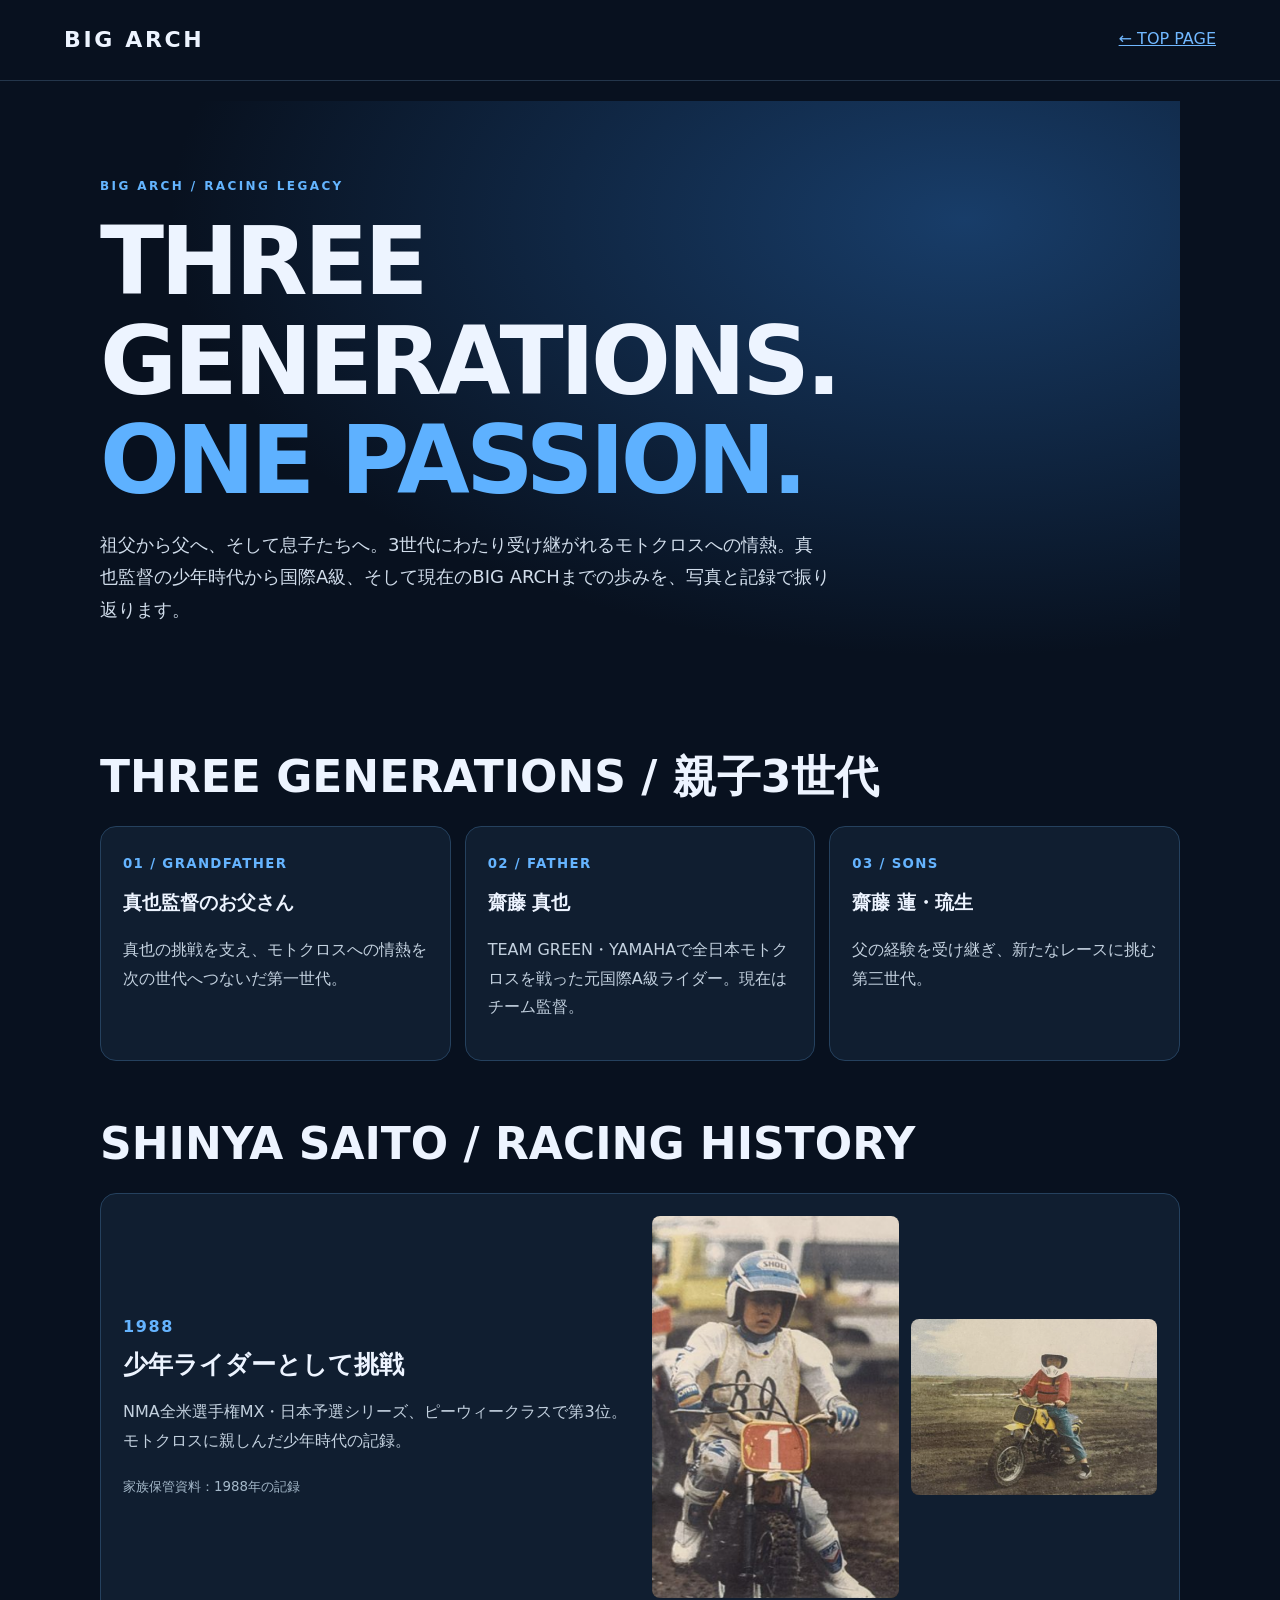
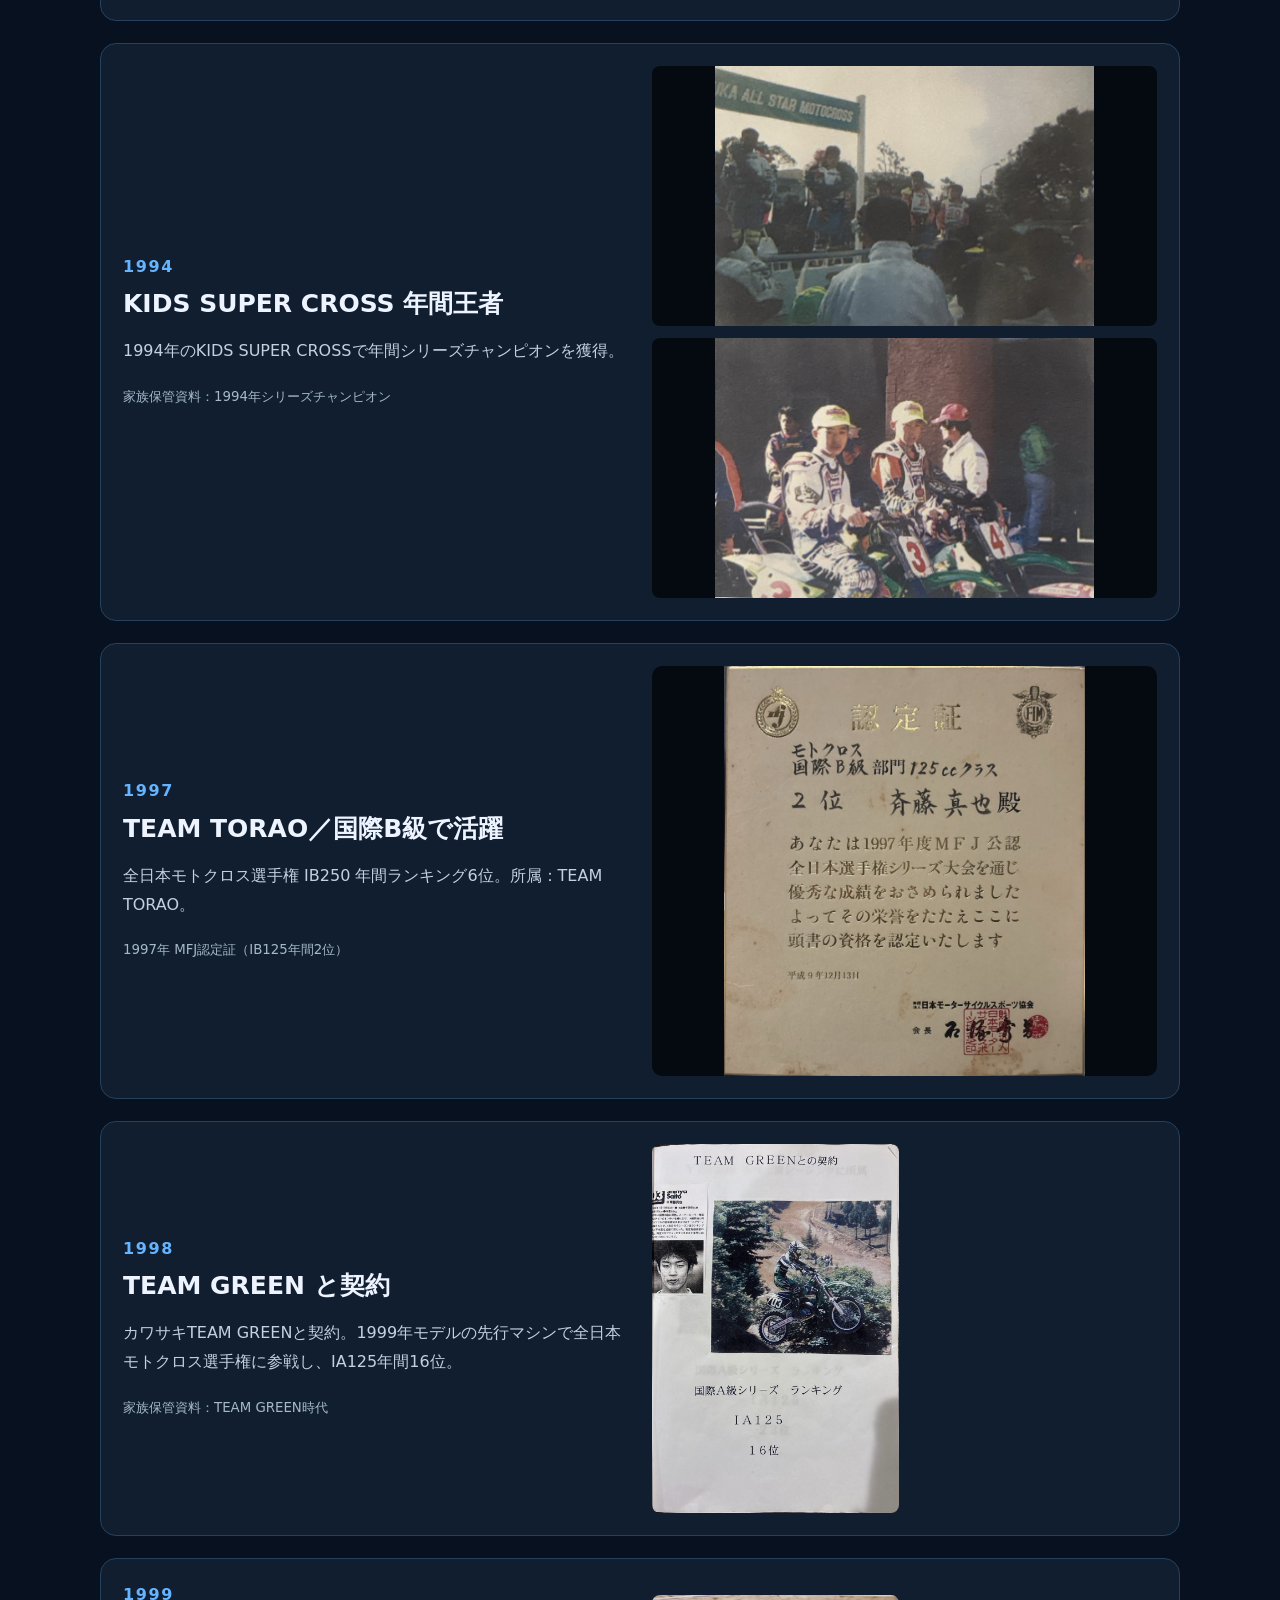
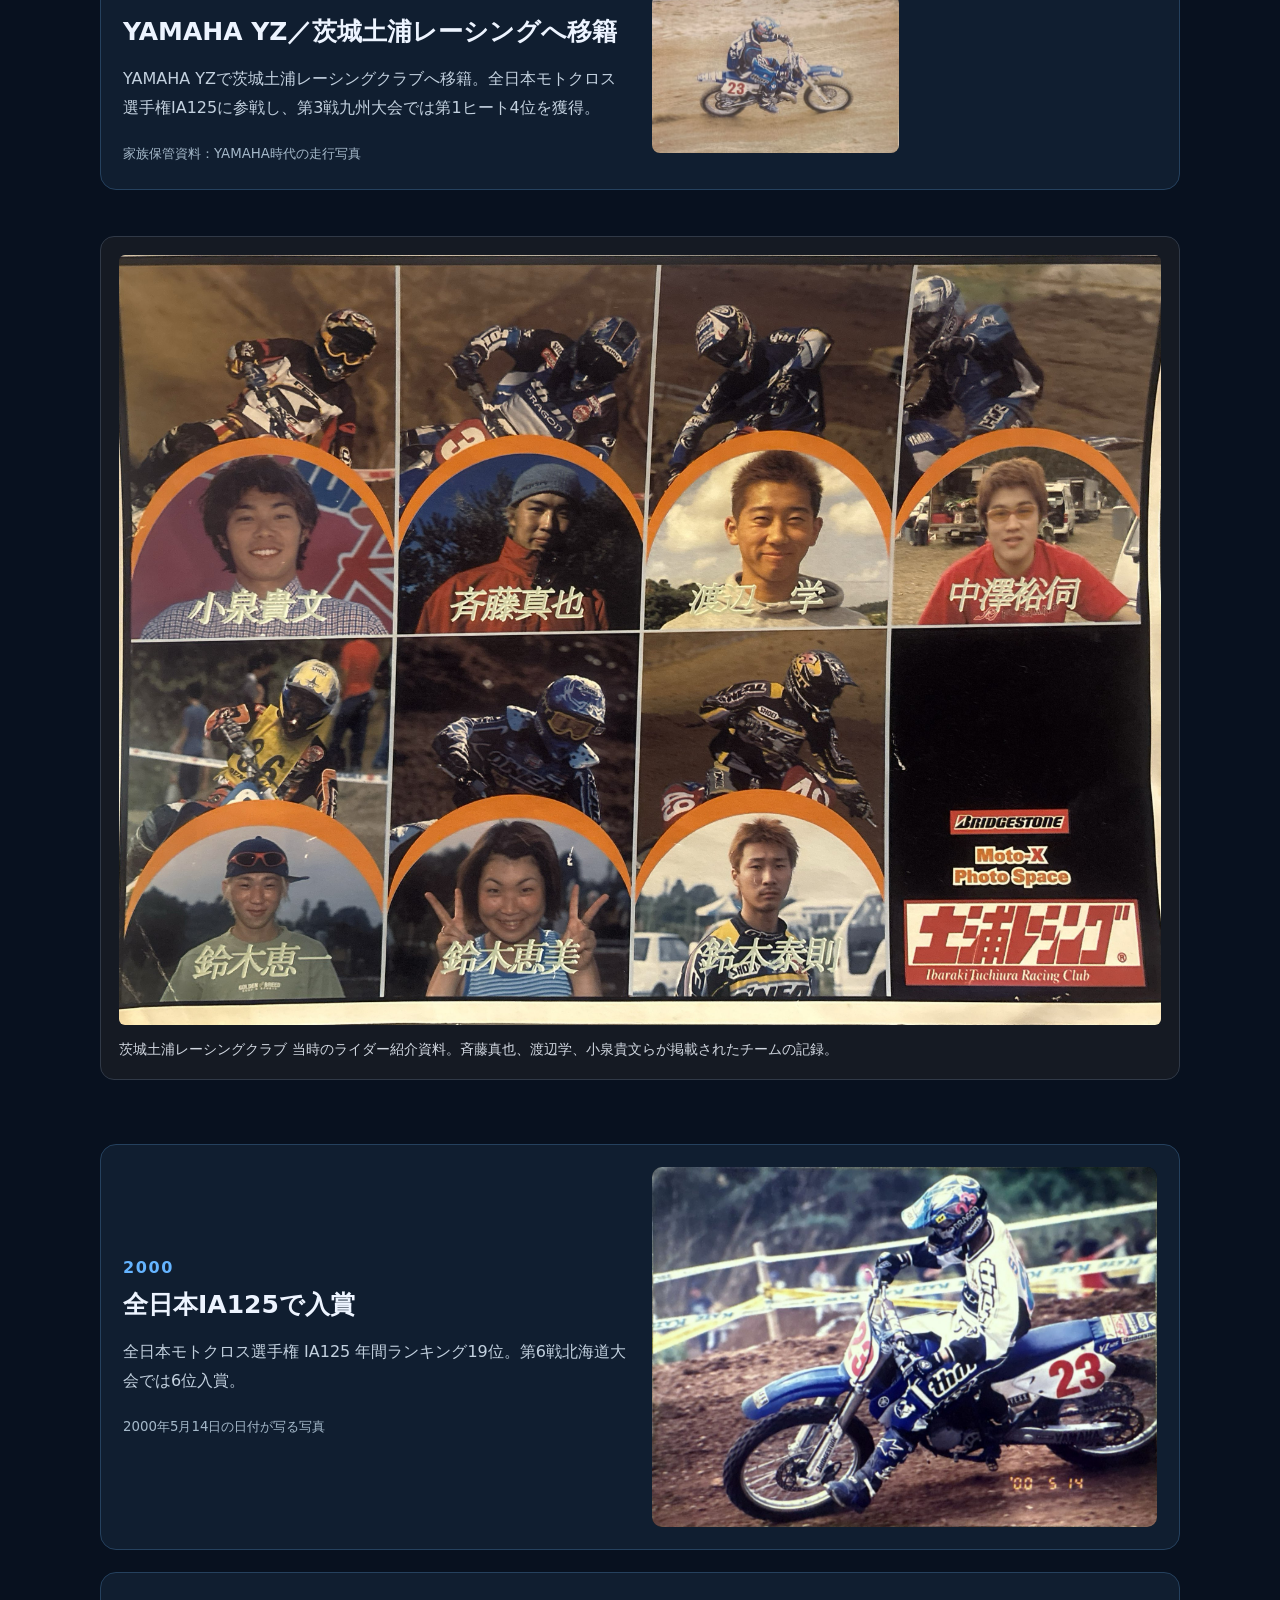
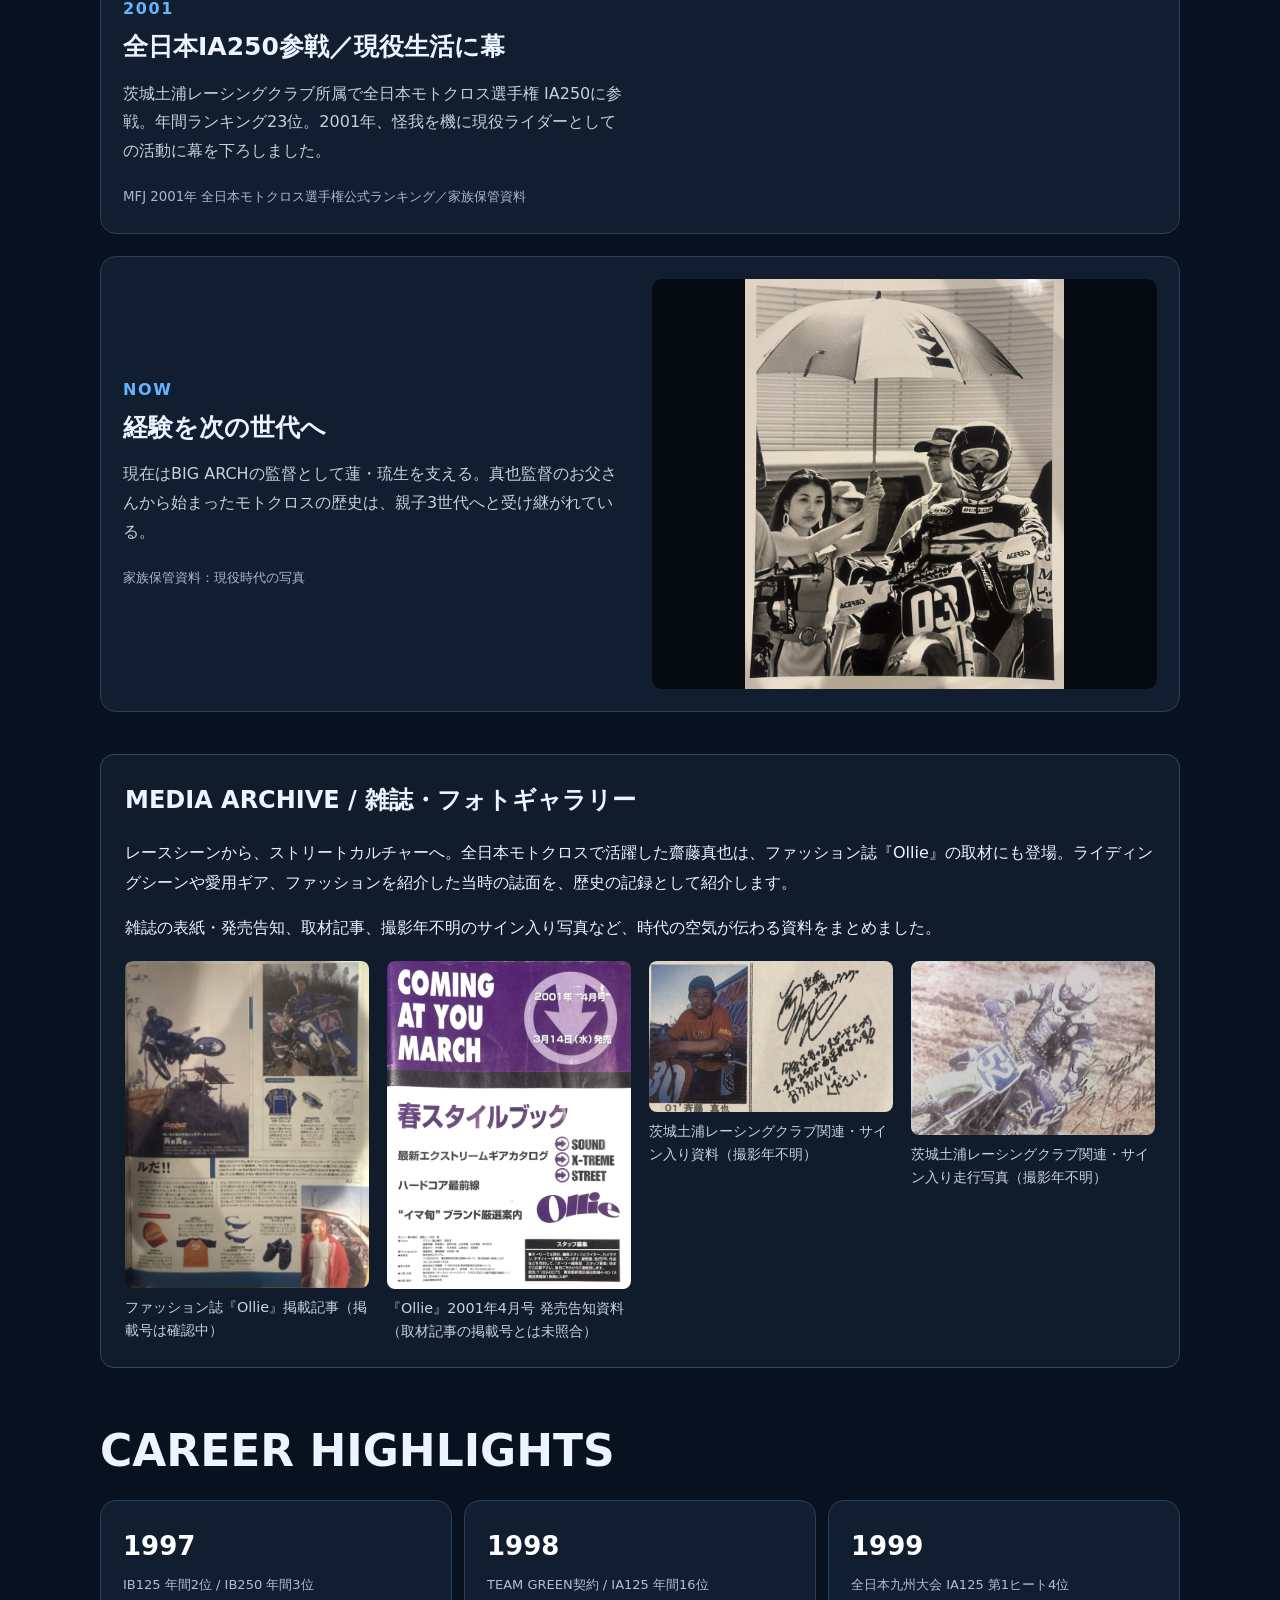
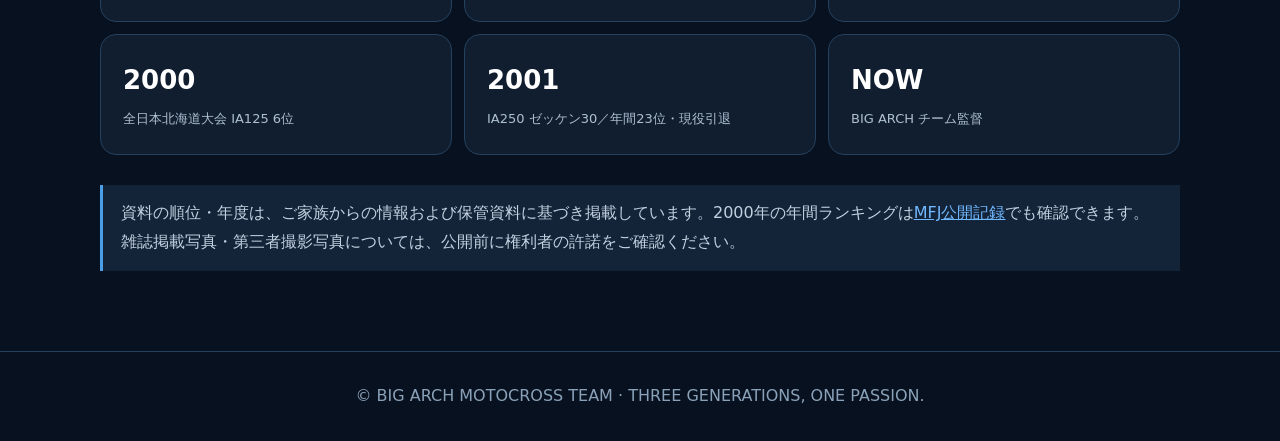
<file: history.html>
<!DOCTYPE html>

<html lang="ja"><head><meta charset="utf-8"/><meta content="width=device-width,initial-scale=1" name="viewport"/><meta content="BIG ARCH 齋藤真也監督のモトクロス歴史と親子3世代の歩み" name="description"/><title>齋藤真也（斉藤真也）モトクロス経歴・雑誌掲載 | BIG ARCH</title><link href="history.css" rel="stylesheet"/><style>
.tsuchiura-archive{margin:24px 0 42px;padding:18px;background:#151a23;border:1px solid #303947;border-radius:14px;}
.tsuchiura-archive img{display:block;width:100%;height:auto;object-fit:contain;border-radius:6px;}
.tsuchiura-archive figcaption{font-size:0.9rem;line-height:1.7;color:#d2d8e1;margin-top:12px;}
</style><style>
.archive-photo-grid{display:grid;grid-template-columns:repeat(2,minmax(0,1fr));gap:12px;align-items:center}.archive-photo-grid img{display:block;width:100%;height:auto;object-fit:contain;border-radius:8px}.archive-photo-grid.stacked{grid-template-columns:1fr}.archive-photo-grid.stacked img{max-height:260px;object-fit:contain}.media-archive{margin:42px 0;padding:24px;background:#101b2b;border:1px solid #2c4966;border-radius:14px}.media-archive h2{margin:0 0 12px}.media-archive .media-gallery{display:grid;grid-template-columns:repeat(auto-fit,minmax(210px,1fr));gap:18px;margin-top:18px}.media-archive figure{margin:0}.media-archive img{display:block;width:100%;height:auto;max-height:540px;object-fit:contain;background:#080e18;border-radius:8px}.media-archive figcaption{margin-top:8px;color:#c7d3e3;font-size:.9rem;line-height:1.6}.media-archive p{line-height:1.85}@media(max-width:650px){.archive-photo-grid{grid-template-columns:1fr}}
</style></head><body><header><b>BIG ARCH</b><a href="index.html">← TOP PAGE</a></header><main><section class="hero"><div class="kicker">BIG ARCH / RACING LEGACY</div><h1>THREE<br/>GENERATIONS.<br/><em>ONE PASSION.</em></h1><p class="lead">祖父から父へ、そして息子たちへ。3世代にわたり受け継がれるモトクロスへの情熱。真也監督の少年時代から国際A級、そして現在のBIG ARCHまでの歩みを、写真と記録で振り返ります。</p></section><h2 class="section-title">THREE GENERATIONS / 親子3世代</h2><section class="generations"><div class="generation"><small>01 / GRANDFATHER</small><h3>真也監督のお父さん</h3><p>真也の挑戦を支え、モトクロスへの情熱を次の世代へつないだ第一世代。</p></div><div class="generation"><small>02 / FATHER</small><h3>齋藤 真也</h3><p>TEAM GREEN・YAMAHAで全日本モトクロスを戦った元国際A級ライダー。現在はチーム監督。</p></div><div class="generation"><small>03 / SONS</small><h3>齋藤 蓮・琉生</h3><p>父の経験を受け継ぎ、新たなレースに挑む第三世代。</p></div></section><h2 class="section-title">SHINYA SAITO / RACING HISTORY</h2><div class="timeline"><article class="entry"><div><div class="year">1988</div><h3>少年ライダーとして挑戦</h3><p>NMA全米選手権MX・日本予選シリーズ、ピーウィークラスで第3位。モトクロスに親しんだ少年時代の記録。</p><small>家族保管資料：1988年の記録</small></div><div class="archive-photo-grid"><img alt="1988年 齋藤真也 関連写真（当時の原版）" loading="lazy" src="shinya-1988-number1.png"/><img alt="1988年 齋藤真也 関連写真（当時の原版）" loading="lazy" src="shinya-1988-yellow-bike.png"/></div></article><article class="entry"><div><div class="year">1994</div><h3>KIDS SUPER CROSS 年間王者</h3><p>1994年のKIDS SUPER CROSSで年間シリーズチャンピオンを獲得。</p><small>家族保管資料：1994年シリーズチャンピオン</small></div><div class="archive-photo-grid stacked"><img alt="1994年 齋藤真也 関連写真（当時の原版）" loading="lazy" src="1994-podium.png"/><img alt="1994年 齋藤真也 関連写真（当時の原版）" loading="lazy" src="1994-riders.png"/></div></article><article class="entry"><div><div class="year">1997</div><h3>TEAM TORAO／国際B級で活躍</h3><p>全日本モトクロス選手権 IB250 年間ランキング6位。所属：TEAM TORAO。</p><small>1997年 MFJ認定証（IB125年間2位）</small></div><img alt="国際B級・2クラスで年間上位に関連する保存資料" loading="lazy" src="ib-1997.jpg"/></article><article class="entry"><div><div class="year">1998</div><h3>TEAM GREEN と契約</h3><p>カワサキTEAM GREENと契約。1999年モデルの先行マシンで全日本モトクロス選手権に参戦し、IA125年間16位。</p><small>家族保管資料：TEAM GREEN時代</small></div><div class="archive-photo-grid"><img alt="1998年 齋藤真也 関連写真（当時の原版）" loading="lazy" src="green-1998.jpg"/></div></article><article class="entry"><div><div class="year">1999</div><h3>YAMAHA YZ／茨城土浦レーシングへ移籍</h3><p>YAMAHA YZで茨城土浦レーシングクラブへ移籍。全日本モトクロス選手権IA125に参戦し、第3戦九州大会では第1ヒート4位を獲得。</p><small>家族保管資料：YAMAHA時代の走行写真</small></div><div class="archive-photo-grid"><img alt="1999年 齋藤真也 関連写真（当時の原版）" loading="lazy" src="shinya-1999-original.png"/></div></article><figure class="tsuchiura-archive"><img alt="茨城土浦レーシングクラブの当時のライダー紹介資料。斉藤真也、渡辺学、小泉貴文ほか7人のライダーとチームロゴ" loading="lazy" src="tsuchiura-riders-2001.jpg"/><figcaption>茨城土浦レーシングクラブ 当時のライダー紹介資料。斉藤真也、渡辺学、小泉貴文らが掲載されたチームの記録。</figcaption></figure><article class="entry"><div><div class="year">2000</div><h3>全日本IA125で入賞</h3><p>全日本モトクロス選手権 IA125 年間ランキング19位。第6戦北海道大会では6位入賞。</p><small>2000年5月14日の日付が写る写真</small></div><img alt="全日本IA125で入賞に関連する保存資料" loading="lazy" src="yamaha-2000.jpg"/></article><article class="entry"><div><div class="year">2001</div><h3>全日本IA250参戦／現役生活に幕</h3><p>茨城土浦レーシングクラブ所属で全日本モトクロス選手権 IA250に参戦。年間ランキング23位。2001年、怪我を機に現役ライダーとしての活動に幕を下ろしました。</p><small>MFJ 2001年 全日本モトクロス選手権公式ランキング／家族保管資料</small></div></article><article class="entry"><div><div class="year">NOW</div><h3>経験を次の世代へ</h3><p>現在はBIG ARCHの監督として蓮・琉生を支える。真也監督のお父さんから始まったモトクロスの歴史は、親子3世代へと受け継がれている。</p><small>家族保管資料：現役時代の写真</small></div><img alt="経験を次の世代へに関連する保存資料" loading="lazy" src="green-03.jpg"/></article></div><section class="media-archive" id="media-archive"><h2>MEDIA ARCHIVE / 雑誌・フォトギャラリー</h2><p>レースシーンから、ストリートカルチャーへ。全日本モトクロスで活躍した齋藤真也は、ファッション誌『Ollie』の取材にも登場。ライディングシーンや愛用ギア、ファッションを紹介した当時の誌面を、歴史の記録として紹介します。</p><p>雑誌の表紙・発売告知、取材記事、撮影年不明のサイン入り写真など、時代の空気が伝わる資料をまとめました。</p><div class="media-gallery"><figure><img alt="ファッション誌『Ollie』掲載記事（掲載号は確認中）" loading="lazy" src="ollie-article.png"/><figcaption>ファッション誌『Ollie』掲載記事（掲載号は確認中）</figcaption></figure><figure><img alt="『Ollie』2001年4月号 発売告知資料（取材記事の掲載号とは未照合）" loading="lazy" src="ollie-announcement.png"/><figcaption>『Ollie』2001年4月号 発売告知資料（取材記事の掲載号とは未照合）</figcaption></figure><figure><img alt="茨城土浦レーシングクラブ関連・サイン入り資料（撮影年不明）" loading="lazy" src="tsuchiura-autograph-profile.png"/><figcaption>茨城土浦レーシングクラブ関連・サイン入り資料（撮影年不明）</figcaption></figure><figure><img alt="茨城土浦レーシングクラブ関連・サイン入り走行写真（撮影年不明）" loading="lazy" src="tsuchiura-autograph-riding.png"/><figcaption>茨城土浦レーシングクラブ関連・サイン入り走行写真（撮影年不明）</figcaption></figure></div></section><h2 class="section-title">CAREER HIGHLIGHTS</h2><section class="stats"><div class="stat"><strong>1997</strong><span>IB125 年間2位 / IB250 年間3位</span></div><div class="stat"><strong>1998</strong><span>TEAM GREEN契約 / IA125 年間16位</span></div><div class="stat"><strong>1999</strong><span>全日本九州大会 IA125 第1ヒート4位</span></div><div class="stat"><strong>2000</strong><span>全日本北海道大会 IA125 6位</span></div><div class="stat"><strong>2001</strong><span>IA250 ゼッケン30／年間23位・現役引退</span></div><div class="stat"><strong>NOW</strong><span>BIG ARCH チーム監督</span></div></section><div class="note">資料の順位・年度は、ご家族からの情報および保管資料に基づき掲載しています。2000年の年間ランキングは<a href="https://www.mfj.or.jp/wp-content/uploads/2025/04/2000MFJ_ALLJAPAN_ranking_MX.pdf" rel="noopener" target="_blank">MFJ公開記録</a>でも確認できます。雑誌掲載写真・第三者撮影写真については、公開前に権利者の許諾をご確認ください。</div></main><footer>© BIG ARCH MOTOCROSS TEAM · THREE GENERATIONS, ONE PASSION.</footer></body></html>
</file>
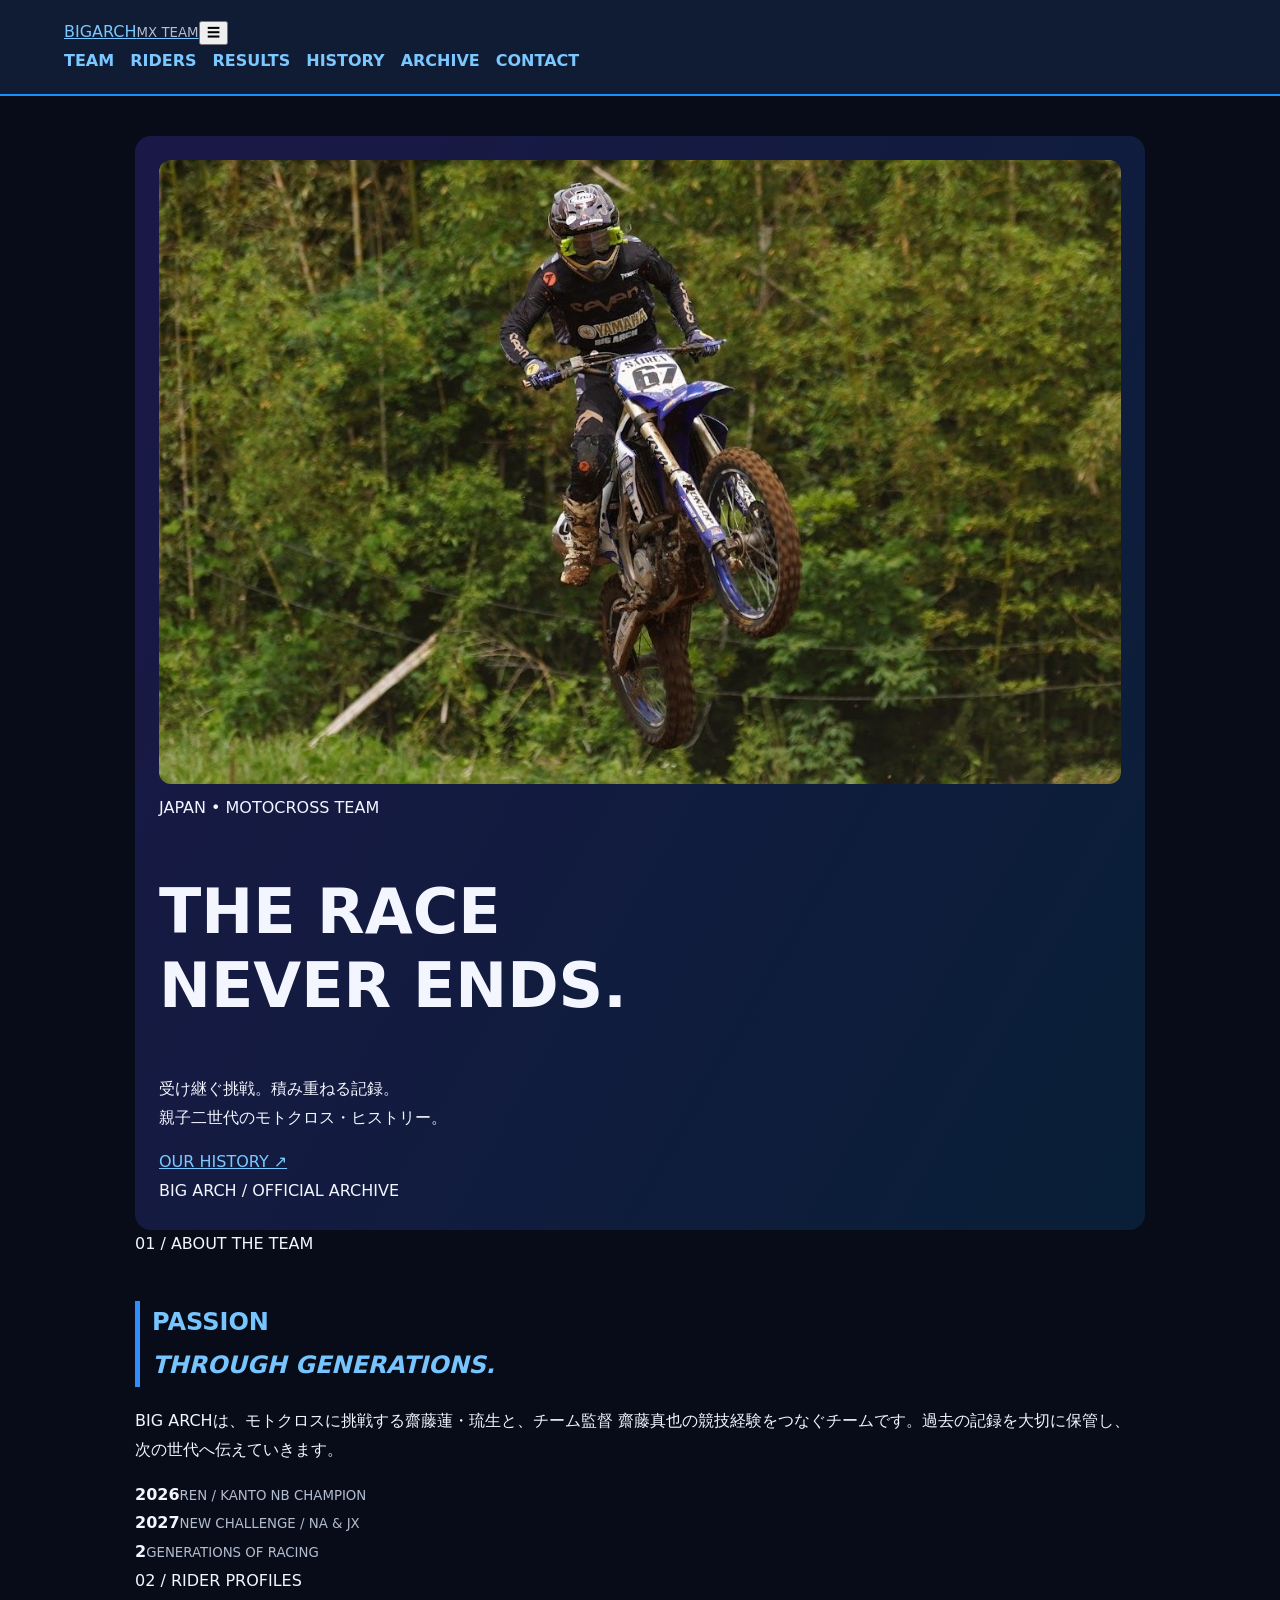
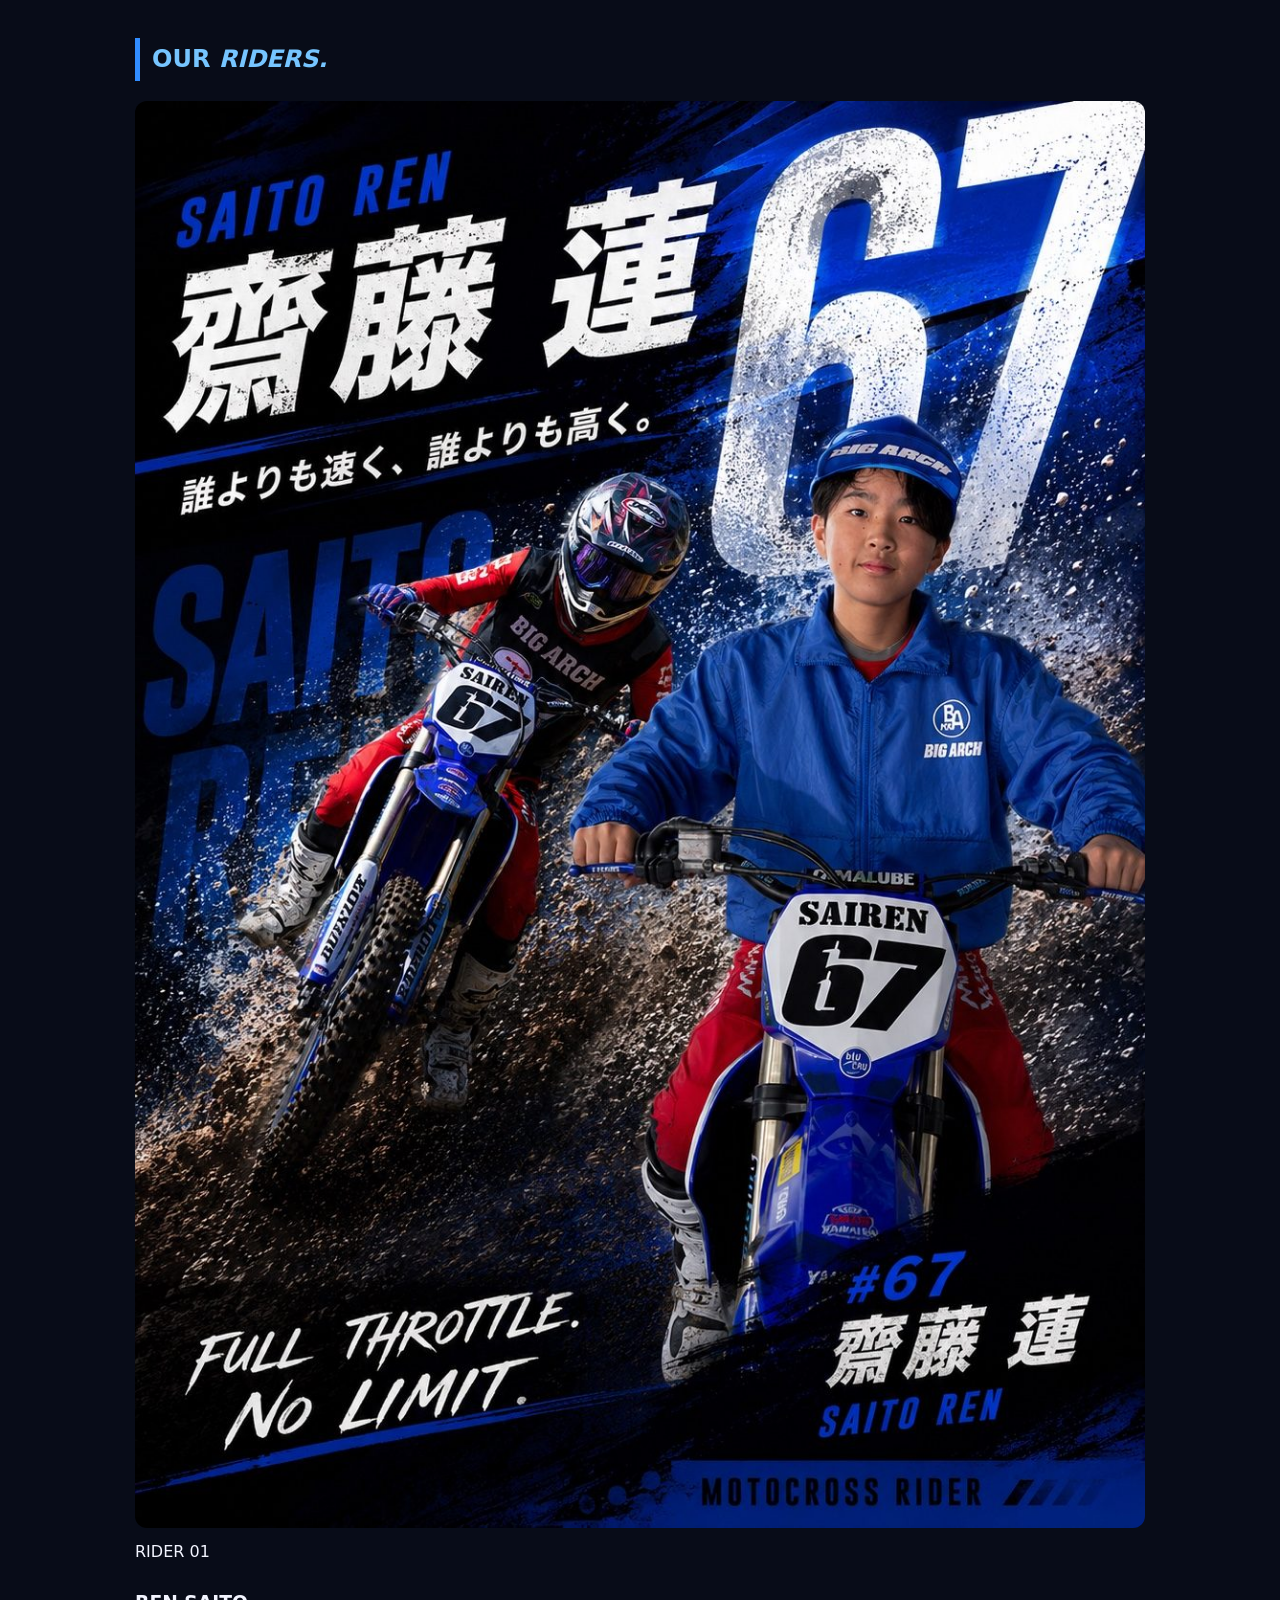
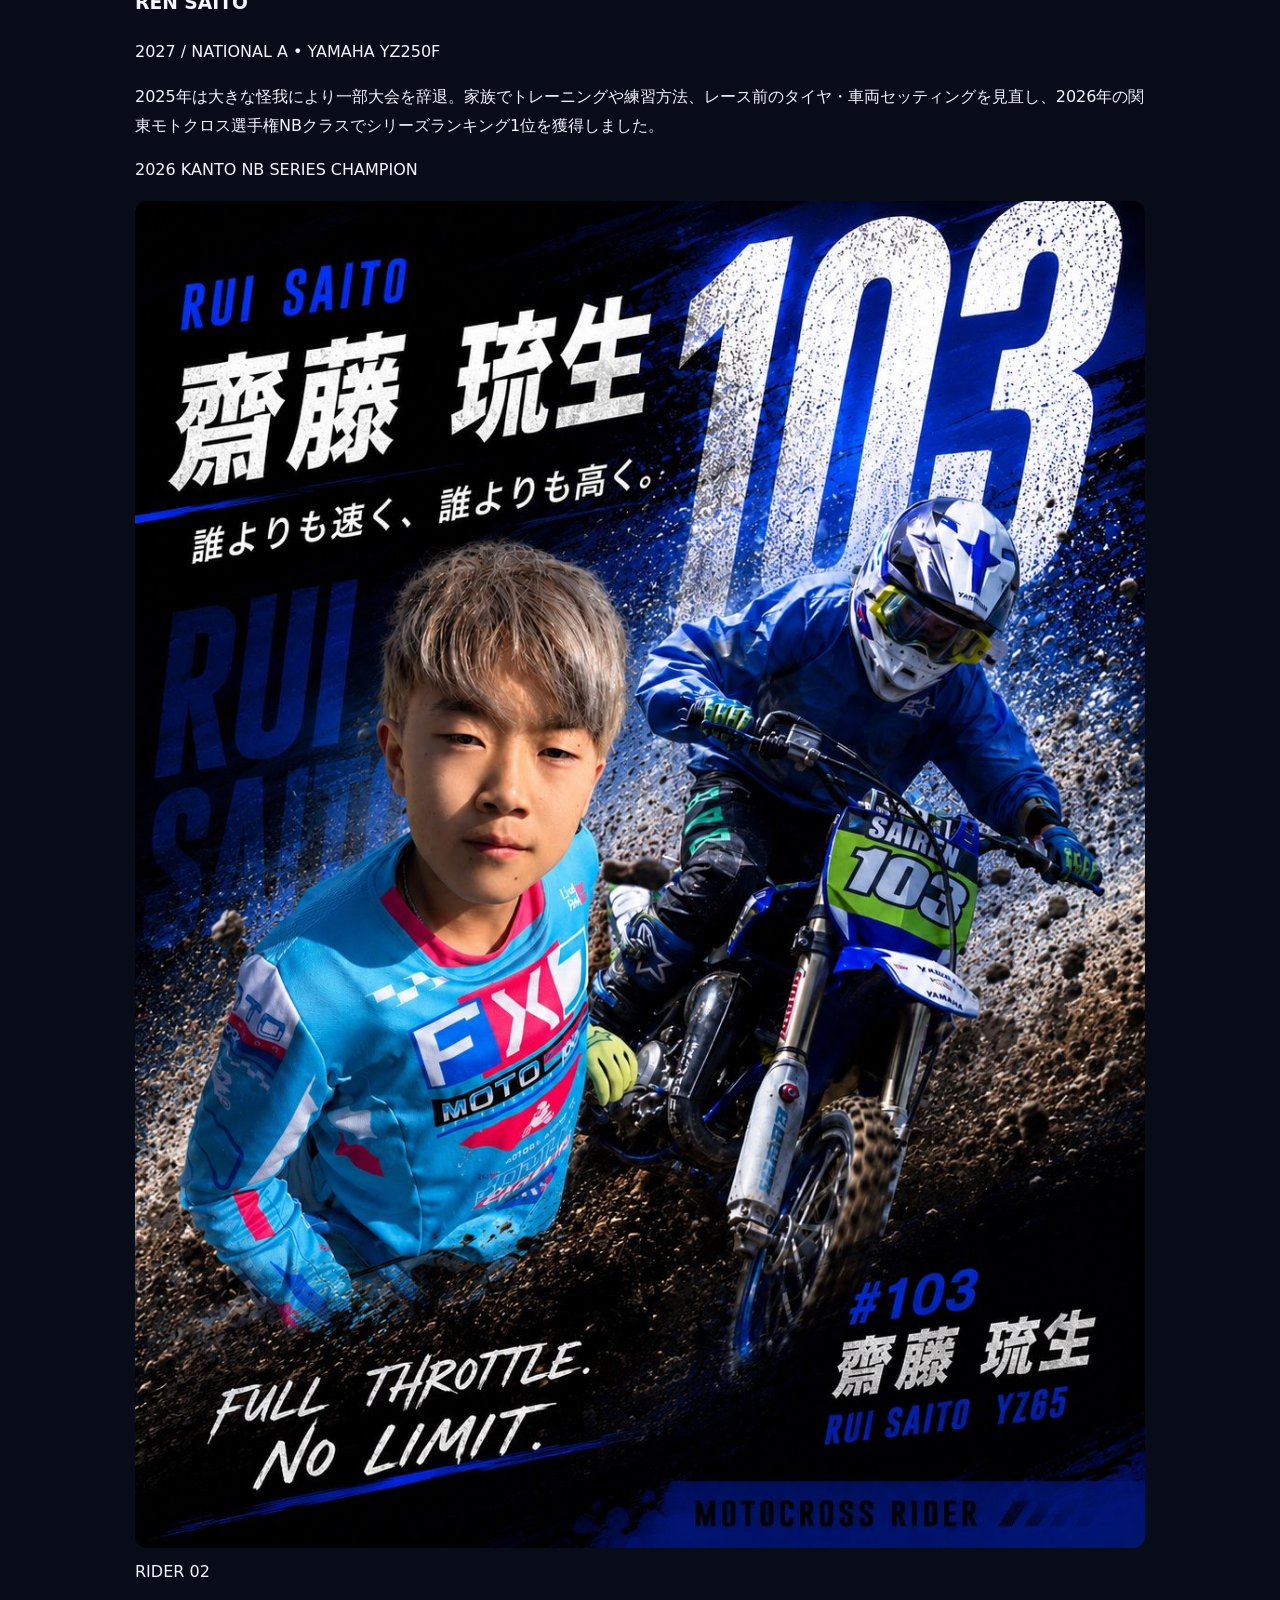
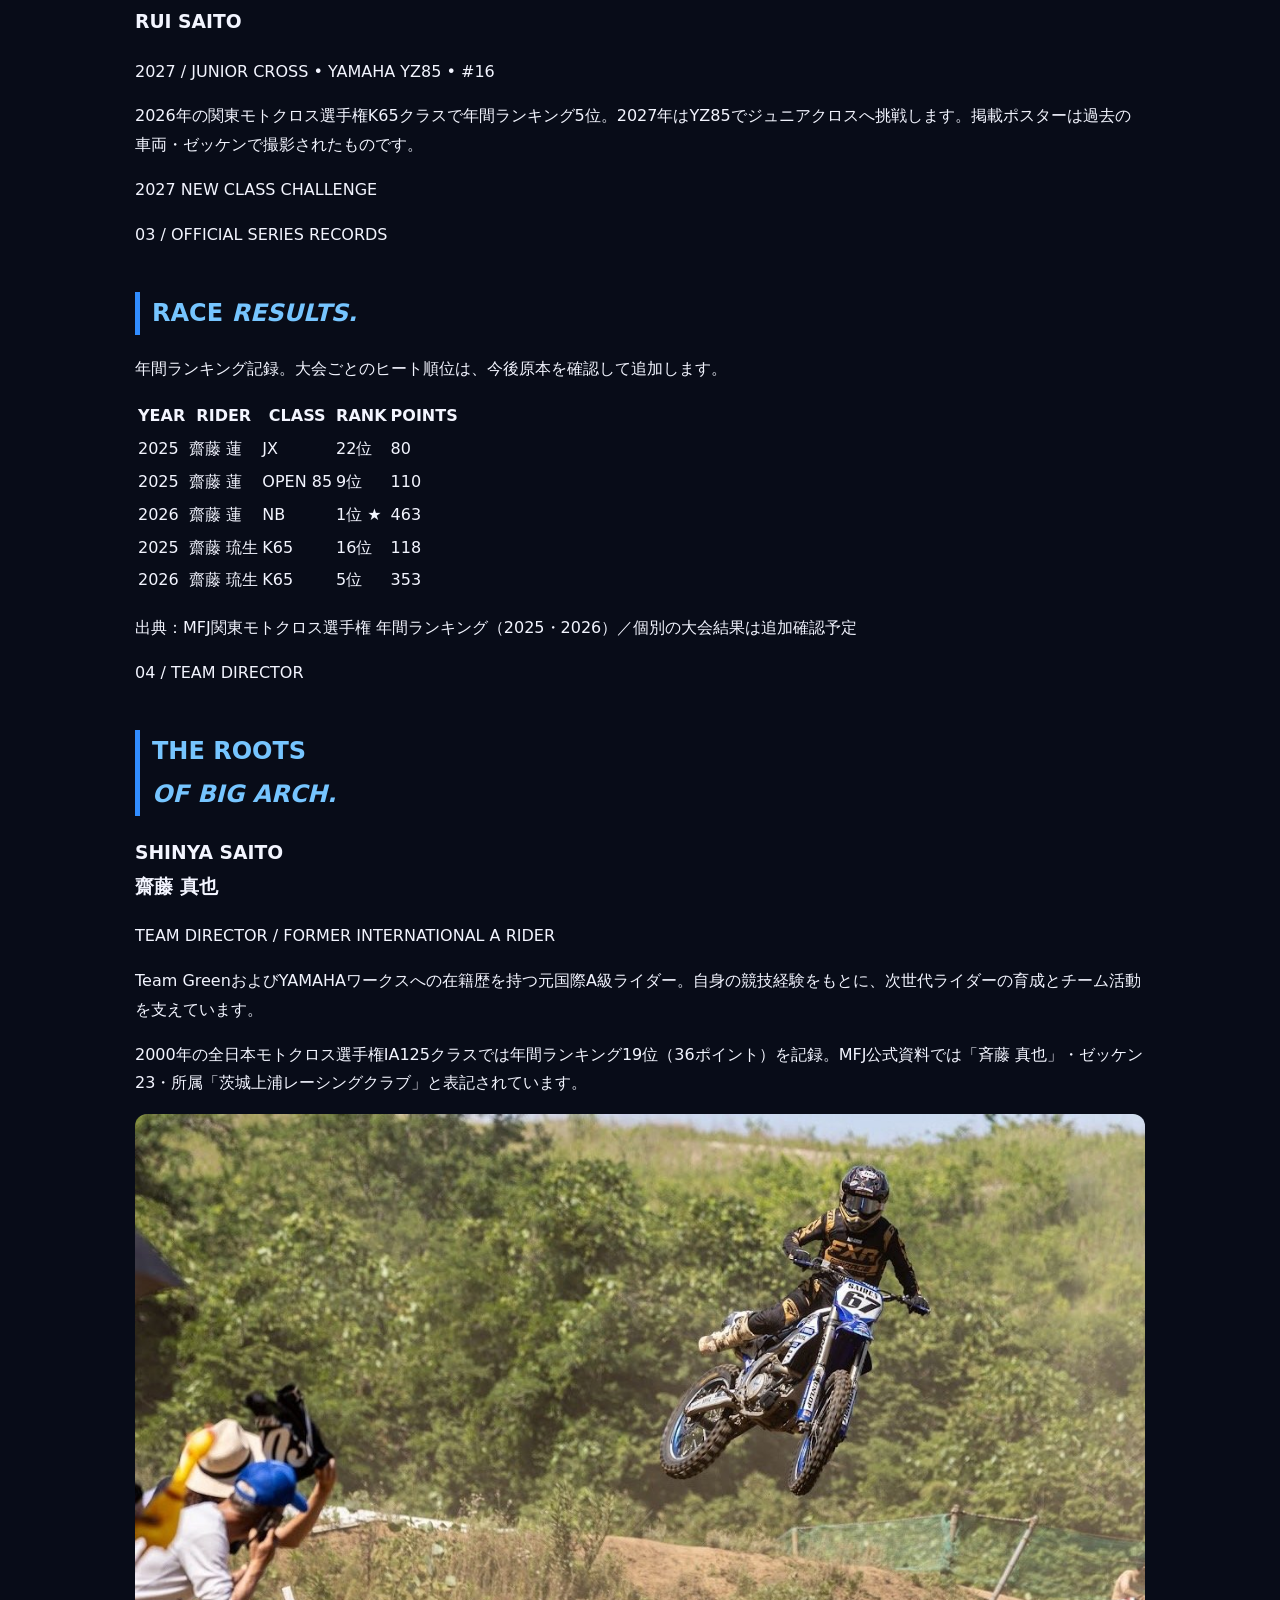
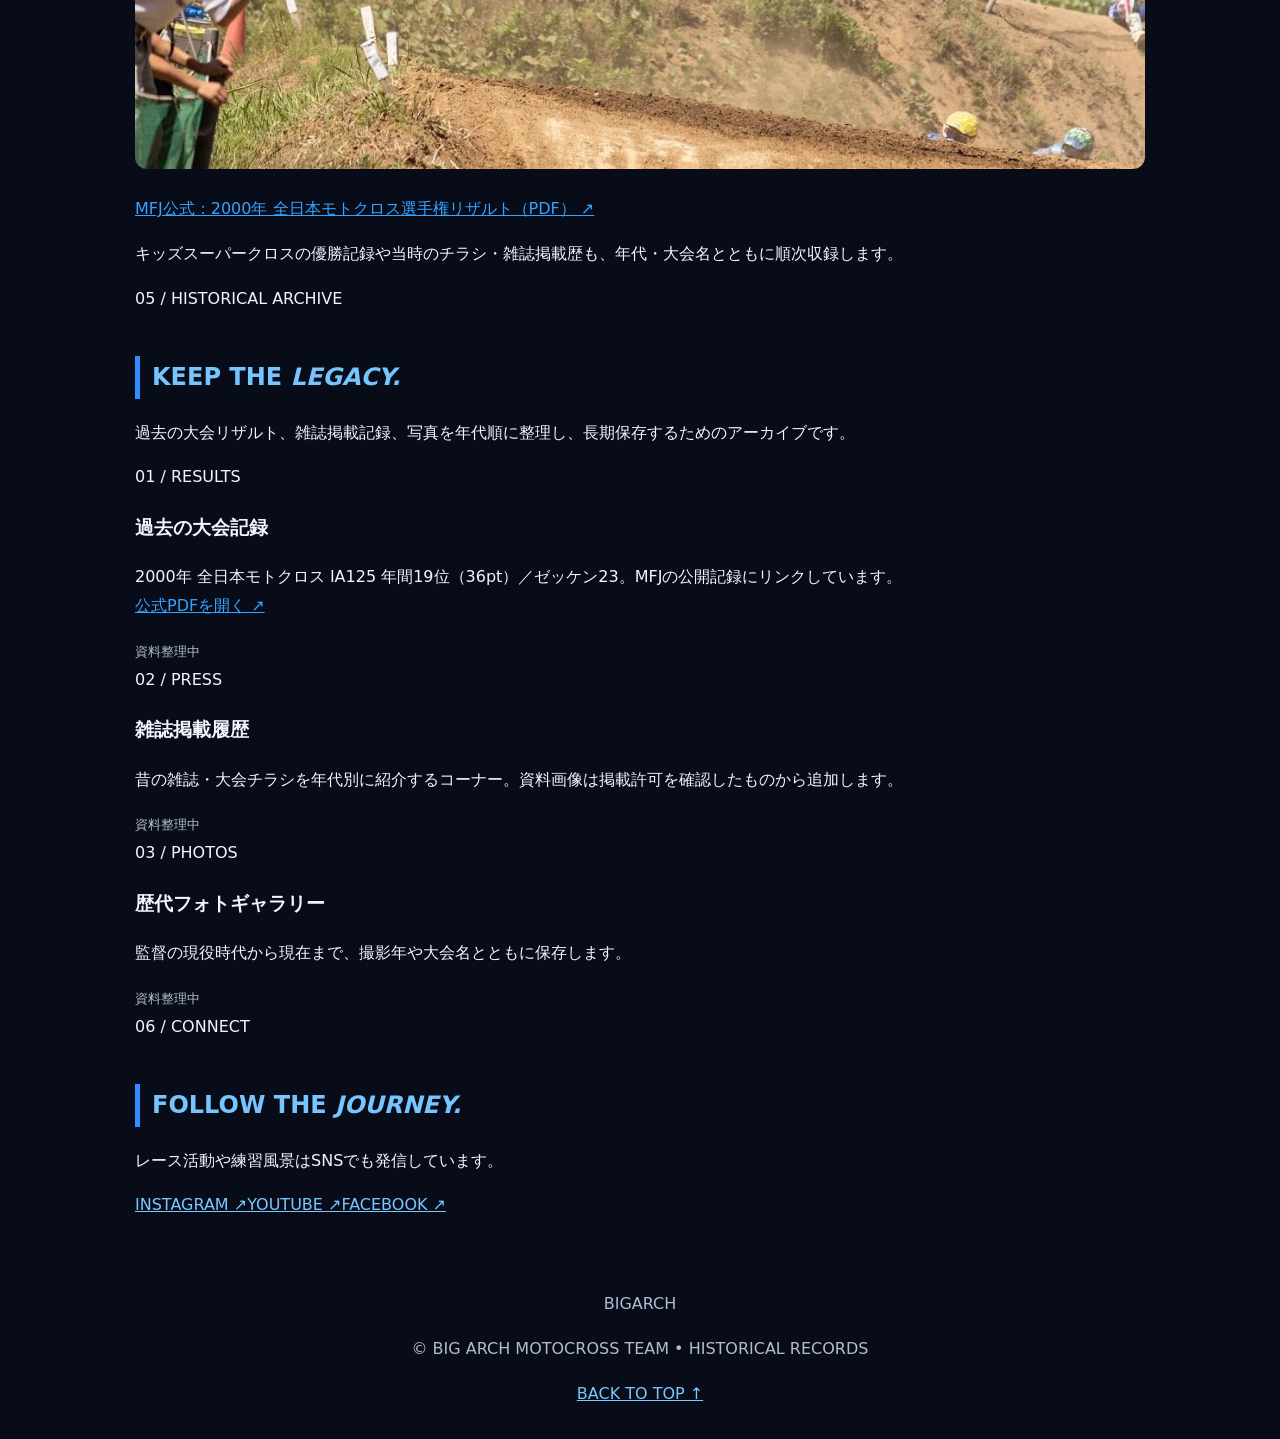
<file: index.html.html>
<!doctype html><html lang="ja"><head><meta charset="utf-8"><meta name="viewport" content="width=device-width,initial-scale=1"><meta name="description" content="BIG ARCH MOTOCROSS TEAM公式サイト。齋藤真也監督と齋藤蓮・琉生の競技記録、レース結果、歴史アーカイブ。"><title>BIG ARCH | MOTOCROSS TEAM</title><link rel="stylesheet" href="style.css"></head><body><header class="nav"><a class="logo" href="#home">BIG<span>ARCH</span><small>MX TEAM</small></a><button class="menu" aria-label="メニュー" onclick="document.querySelector('.links').classList.toggle('show')">☰</button><nav class="links"><a href="#team">TEAM</a><a href="#riders">RIDERS</a><a href="#results">RESULTS</a><a href="#history">HISTORY</a><a href="#archive">ARCHIVE</a><a href="#contact">CONTACT</a></nav></header><main><section id="home" class="hero"><img src="hero.jpg" alt="BIG ARCH モトクロス レース写真"><div class="shade"></div><div class="hero-text"><div class="eyebrow">JAPAN • MOTOCROSS TEAM</div><h1>THE RACE<br>NEVER ENDS<span>.</span></h1><p>受け継ぐ挑戦。積み重ねる記録。<br>親子二世代のモトクロス・ヒストリー。</p><a class="cta" href="#history">OUR HISTORY ↗</a></div><div class="vertical">BIG ARCH / OFFICIAL ARCHIVE</div></section><section id="team" class="section intro"><div class="eyebrow">01 / ABOUT THE TEAM</div><h2>PASSION<br><em>THROUGH GENERATIONS.</em></h2><p>BIG ARCHは、モトクロスに挑戦する齋藤蓮・琉生と、チーム監督 齋藤真也の競技経験をつなぐチームです。過去の記録を大切に保管し、次の世代へ伝えていきます。</p><div class="stats"><div><strong>2026</strong><small>REN / KANTO NB CHAMPION</small></div><div><strong>2027</strong><small>NEW CHALLENGE / NA & JX</small></div><div><strong>2</strong><small>GENERATIONS OF RACING</small></div></div></section><section id="riders" class="section"><div class="eyebrow">02 / RIDER PROFILES</div><h2>OUR <em>RIDERS.</em></h2><div class="riders"><article class="rider"><div class="rider-image"><img src="ren.jpg" alt="齋藤蓮 ライダーポスター"></div><div class="rider-copy"><div class="eyebrow">RIDER 01</div><h3>REN <span>SAITO</span></h3><p class="class">2027 / NATIONAL A • YAMAHA YZ250F</p><p>2025年は大きな怪我により一部大会を辞退。家族でトレーニングや練習方法、レース前のタイヤ・車両セッティングを見直し、2026年の関東モトクロス選手権NBクラスでシリーズランキング1位を獲得しました。</p><p class="highlight">2026 KANTO NB SERIES CHAMPION</p></div></article><article class="rider"><div class="rider-image"><img src="rui.jpg" alt="齋藤琉生 ライダーポスター（過去のゼッケン）"></div><div class="rider-copy"><div class="eyebrow">RIDER 02</div><h3>RUI <span>SAITO</span></h3><p class="class">2027 / JUNIOR CROSS • YAMAHA YZ85 • #16</p><p>2026年の関東モトクロス選手権K65クラスで年間ランキング5位。2027年はYZ85でジュニアクロスへ挑戦します。掲載ポスターは過去の車両・ゼッケンで撮影されたものです。</p><p class="highlight">2027 NEW CLASS CHALLENGE</p></div></article></div></section><section id="results" class="section results"><div class="eyebrow">03 / OFFICIAL SERIES RECORDS</div><h2>RACE <em>RESULTS.</em></h2><p>年間ランキング記録。大会ごとのヒート順位は、今後原本を確認して追加します。</p><div class="table-wrap"><table><thead><tr><th>YEAR</th><th>RIDER</th><th>CLASS</th><th>RANK</th><th>POINTS</th></tr></thead><tbody><tr><td>2025</td><td>齋藤 蓮</td><td>JX</td><td>22位</td><td>80</td></tr><tr><td>2025</td><td>齋藤 蓮</td><td>OPEN 85</td><td>9位</td><td>110</td></tr><tr class="winner"><td>2026</td><td>齋藤 蓮</td><td>NB</td><td>1位 ★</td><td>463</td></tr><tr><td>2025</td><td>齋藤 琉生</td><td>K65</td><td>16位</td><td>118</td></tr><tr><td>2026</td><td>齋藤 琉生</td><td>K65</td><td>5位</td><td>353</td></tr></tbody></table></div><p class="source">出典：MFJ関東モトクロス選手権 年間ランキング（2025・2026）／個別の大会結果は追加確認予定</p></section><section id="history" class="section history"><div class="eyebrow">04 / TEAM DIRECTOR</div><h2>THE ROOTS<br><em>OF BIG ARCH.</em></h2><div class="history-grid"><div><div class="accent-line"></div><h3>SHINYA SAITO<br><span>齋藤 真也</span></h3><p class="class">TEAM DIRECTOR / FORMER INTERNATIONAL A RIDER</p><p>Team GreenおよびYAMAHAワークスへの在籍歴を持つ元国際A級ライダー。自身の競技経験をもとに、次世代ライダーの育成とチーム活動を支えています。</p><p>2000年の全日本モトクロス選手権IA125クラスでは年間ランキング19位（36ポイント）を記録。MFJ公式資料では「斉藤 真也」・ゼッケン23・所属「茨城上浦レーシングクラブ」と表記されています。</p><div class="note"></div></div><div class="history-visual"><img src="race1.jpg" alt="モトクロス競技写真"><p><a href="https://www.mfj.or.jp/wp-content/uploads/2025/04/2000MFJ_ALLJAPAN_ranking_MX.pdf" target="_blank" rel="noopener noreferrer" style="color:#35a3ff;text-decoration:underline">MFJ公式：2000年 全日本モトクロス選手権リザルト（PDF） ↗</a></p><p>キッズスーパークロスの優勝記録や当時のチラシ・雑誌掲載歴も、年代・大会名とともに順次収録します。</p></div></div></section><section id="archive" class="section archive"><div class="eyebrow">05 / HISTORICAL ARCHIVE</div><h2>KEEP THE <em>LEGACY.</em></h2><p>過去の大会リザルト、雑誌掲載記録、写真を年代順に整理し、長期保存するためのアーカイブです。</p><div class="archive-grid"><article><span>01 / RESULTS</span><h3>過去の大会記録</h3><p>2000年 全日本モトクロス IA125 年間19位（36pt）／ゼッケン23。MFJの公開記録にリンクしています。<br><a href="https://www.mfj.or.jp/wp-content/uploads/2025/04/2000MFJ_ALLJAPAN_ranking_MX.pdf" target="_blank" rel="noopener noreferrer" style="color:#35a3ff">公式PDFを開く ↗</a></p><small>資料整理中</small></article><article><span>02 / PRESS</span><h3>雑誌掲載履歴</h3><p>昔の雑誌・大会チラシを年代別に紹介するコーナー。資料画像は掲載許可を確認したものから追加します。</p><small>資料整理中</small></article><article><span>03 / PHOTOS</span><h3>歴代フォトギャラリー</h3><p>監督の現役時代から現在まで、撮影年や大会名とともに保存します。</p><small>資料整理中</small></article></div></section><section id="contact" class="section contact"><div class="eyebrow">06 / CONNECT</div><h2>FOLLOW THE <em>JOURNEY.</em></h2><p>レース活動や練習風景はSNSでも発信しています。</p><div class="social"><a href="https://www.instagram.com/big_arch_mx/" target="_blank" rel="noopener noreferrer">INSTAGRAM ↗</a><a href="https://www.youtube.com/@BIGARCH-pz4mp" target="_blank" rel="noopener noreferrer">YOUTUBE ↗</a><a href="https://www.facebook.com/share/1G48rQvGbf/?mibextid=wwXIfr" target="_blank" rel="noopener noreferrer">FACEBOOK ↗</a></div></section></main><footer><div class="logo">BIG<span>ARCH</span></div><p>© BIG ARCH MOTOCROSS TEAM • HISTORICAL RECORDS</p><a href="#home">BACK TO TOP ↑</a></footer></body></html>
</file>
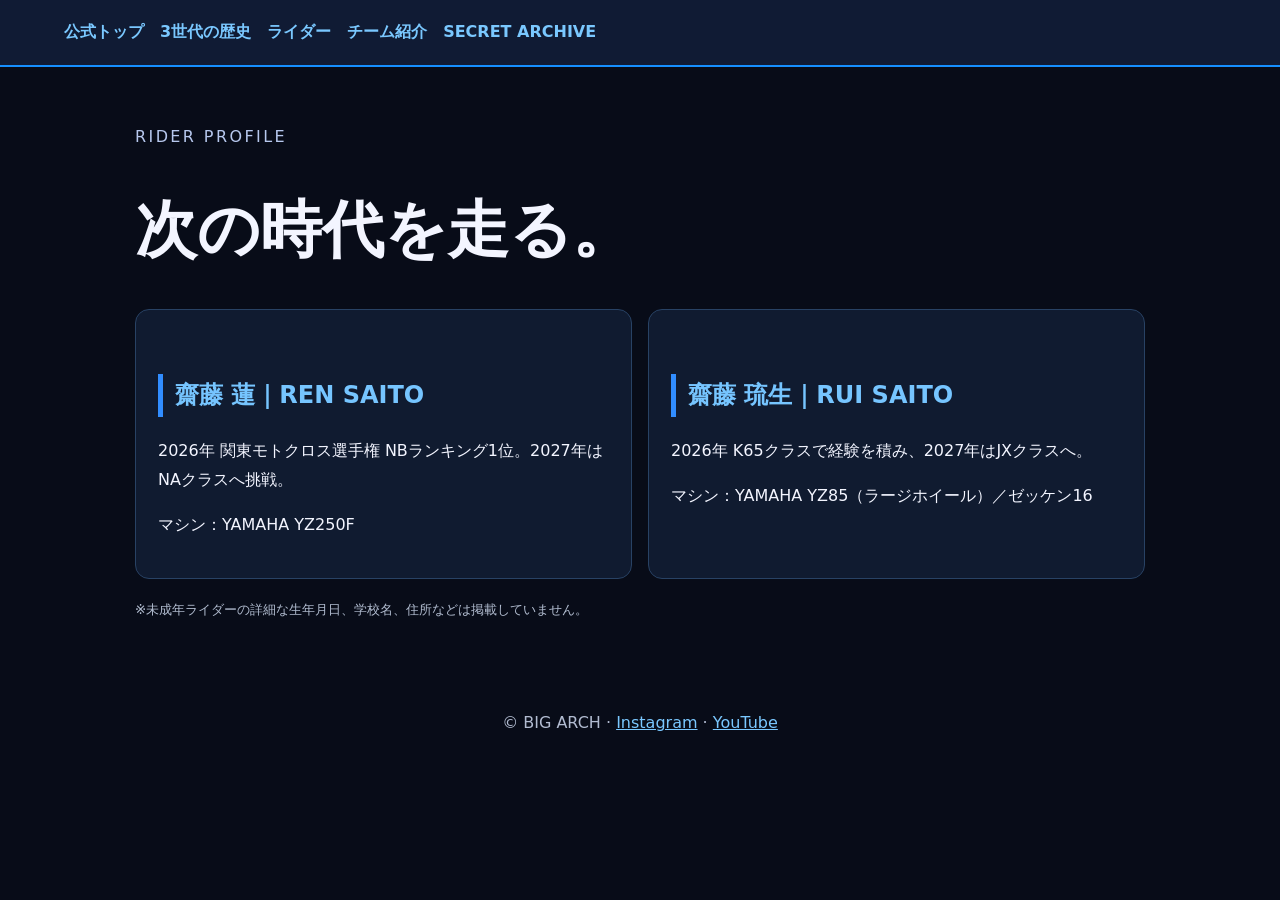
<file: riders.html>
<!doctype html><html lang="ja"><head><meta charset="utf-8"><meta name="viewport" content="width=device-width,initial-scale=1"><meta name="description" content="BIG ARCH モトクロスチームの公式アーカイブ"><title>ライダー紹介 | BIG ARCH</title><link rel="stylesheet" href="assets/style.css"></head><body><header><nav><a href="./">公式トップ</a><a href="history.html">3世代の歴史</a><a href="riders.html">ライダー</a><a href="team.html">チーム紹介</a><a href="secret.html">SECRET ARCHIVE</a></nav></header><main><p class="tag">RIDER PROFILE</p><h1>次の時代を走る。</h1><div class="grid"><section class="card"><h2>齋藤 蓮｜REN SAITO</h2><p>2026年 関東モトクロス選手権 NBランキング1位。2027年はNAクラスへ挑戦。</p><p>マシン：YAMAHA YZ250F</p></section><section class="card"><h2>齋藤 琉生｜RUI SAITO</h2><p>2026年 K65クラスで経験を積み、2027年はJXクラスへ。</p><p>マシン：YAMAHA YZ85（ラージホイール）／ゼッケン16</p></section></div><p><small>※未成年ライダーの詳細な生年月日、学校名、住所などは掲載していません。</small></p></main><footer>© BIG ARCH · <a href="https://www.instagram.com/big_arch_mx/">Instagram</a> · <a href="https://www.youtube.com/@BIGARCH-pz4mp">YouTube</a></footer></body></html>
</file>
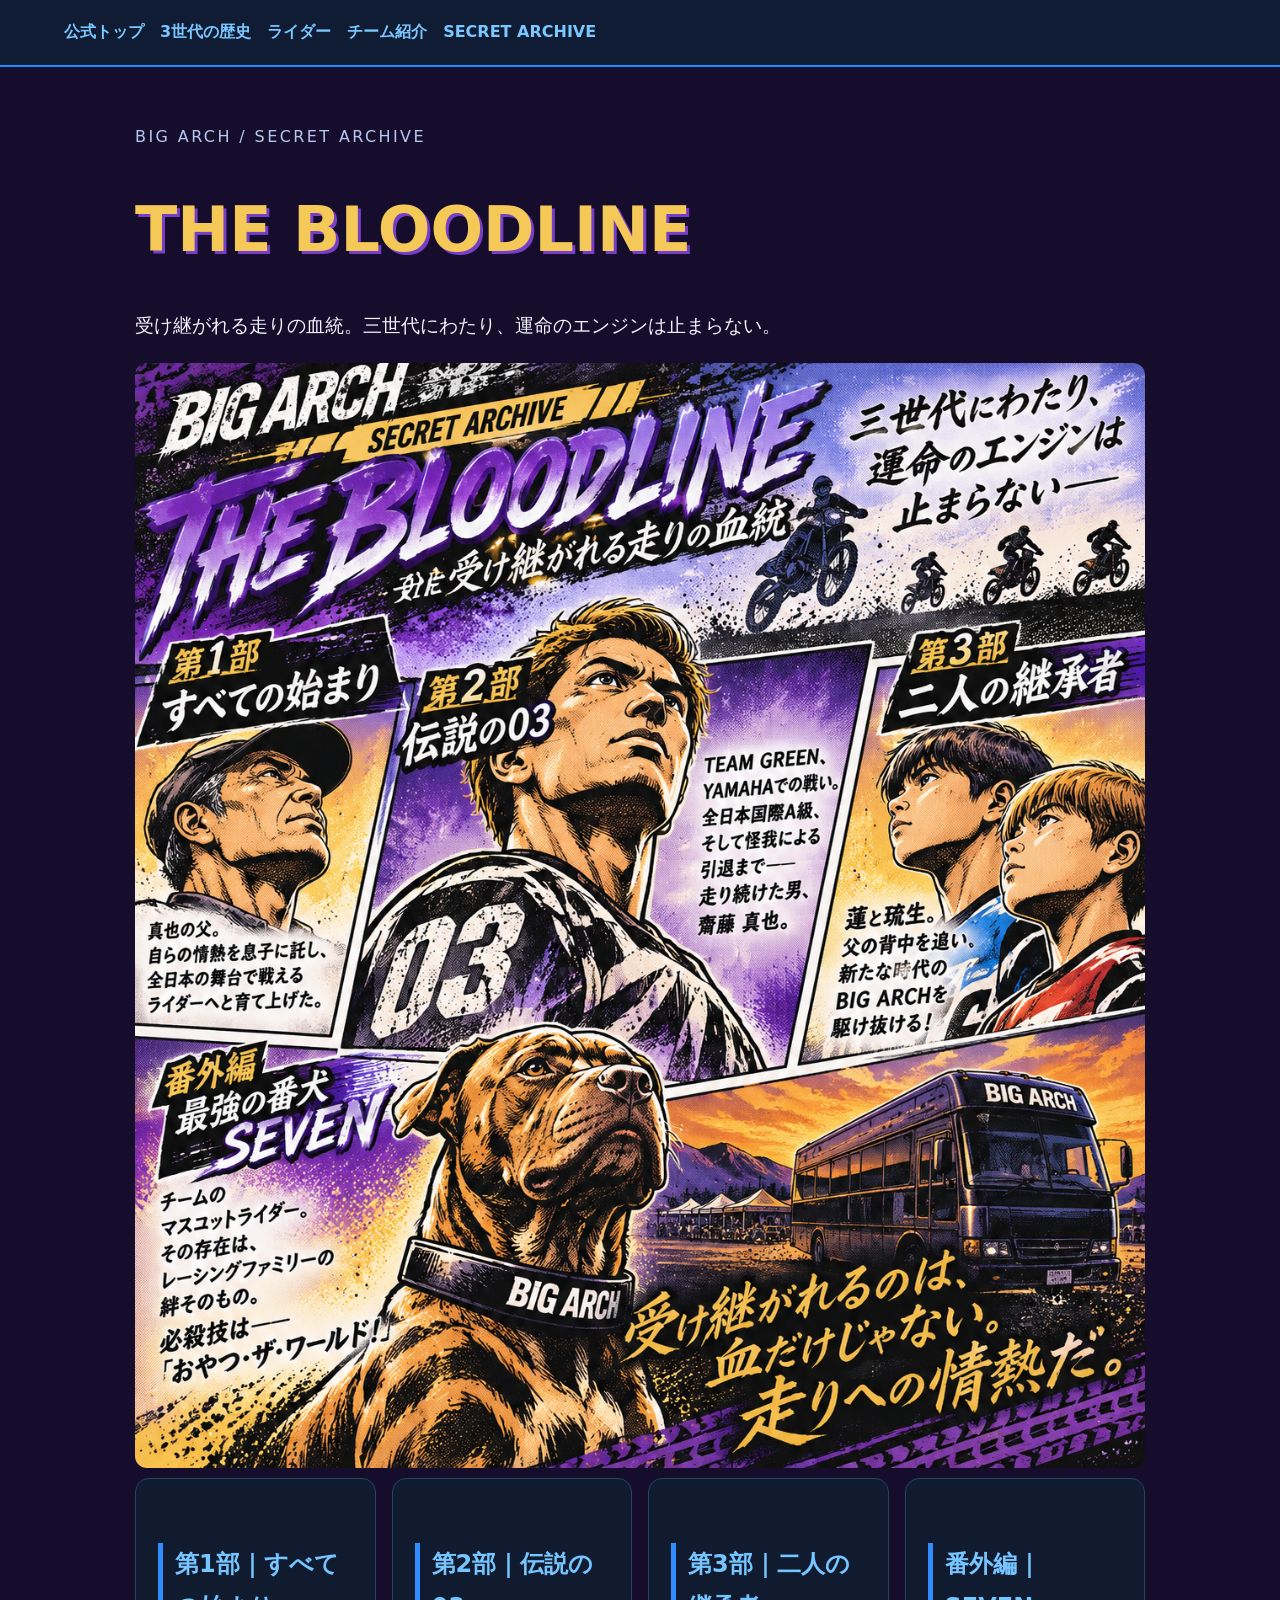
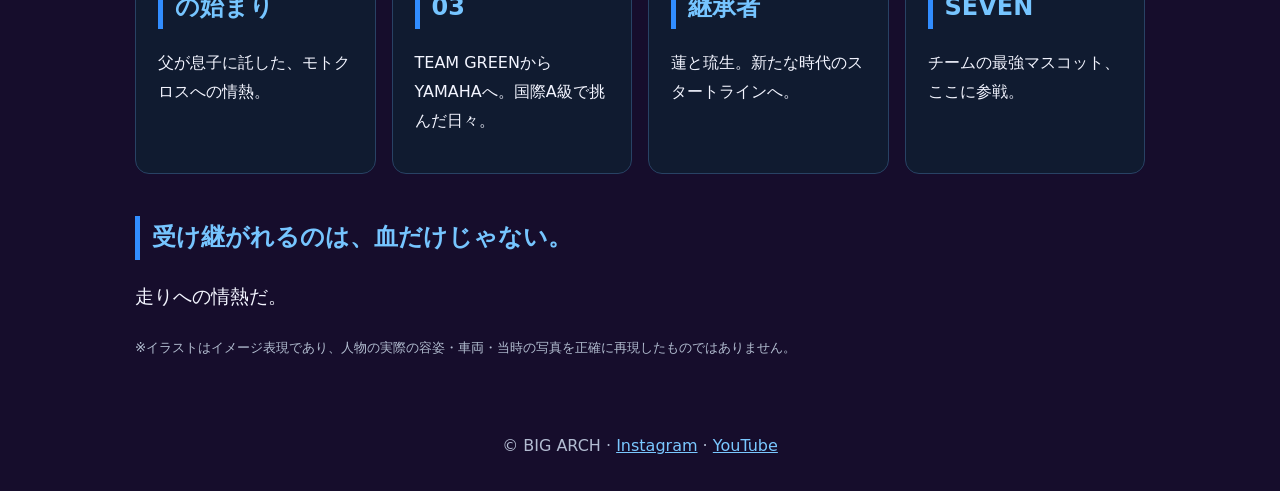
<file: secret.html>
<!doctype html><html lang="ja"><head><meta charset="utf-8"><meta name="viewport" content="width=device-width,initial-scale=1"><meta name="description" content="BIG ARCH モトクロスチームの公式アーカイブ"><title>THE BLOODLINE｜SECRET ARCHIVE | BIG ARCH</title><link rel="stylesheet" href="assets/style.css"><style>body{background:#160d2c}h1{color:#f4c957;text-shadow:3px 3px #773fc9}.hero{background:linear-gradient(135deg,#3d1769,#181025,#45230e)}</style></head><body><header><nav><a href="./">公式トップ</a><a href="history.html">3世代の歴史</a><a href="riders.html">ライダー</a><a href="team.html">チーム紹介</a><a href="secret.html">SECRET ARCHIVE</a></nav></header><main><p class="tag">BIG ARCH / SECRET ARCHIVE</p><h1>THE BLOODLINE</h1><p class="lead">受け継がれる走りの血統。三世代にわたり、運命のエンジンは止まらない。</p><img src="assets/bloodline-poster.png" alt="BIG ARCH親子3世代の漫画風オリジナルポスター。祖父、真也監督、蓮と琉生、SEVEN、BIG ARCH号を描く"><div class="grid"><div class="card"><h2>第1部｜すべての始まり</h2><p>父が息子に託した、モトクロスへの情熱。</p></div><div class="card"><h2>第2部｜伝説の03</h2><p>TEAM GREENからYAMAHAへ。国際A級で挑んだ日々。</p></div><div class="card"><h2>第3部｜二人の継承者</h2><p>蓮と琉生。新たな時代のスタートラインへ。</p></div><div class="card"><h2>番外編｜SEVEN</h2><p>チームの最強マスコット、ここに参戦。</p></div></div><h2>受け継がれるのは、血だけじゃない。</h2><p class="lead">走りへの情熱だ。</p><small>※イラストはイメージ表現であり、人物の実際の容姿・車両・当時の写真を正確に再現したものではありません。</small></main><footer>© BIG ARCH · <a href="https://www.instagram.com/big_arch_mx/">Instagram</a> · <a href="https://www.youtube.com/@BIGARCH-pz4mp">YouTube</a></footer></body></html>
</file>
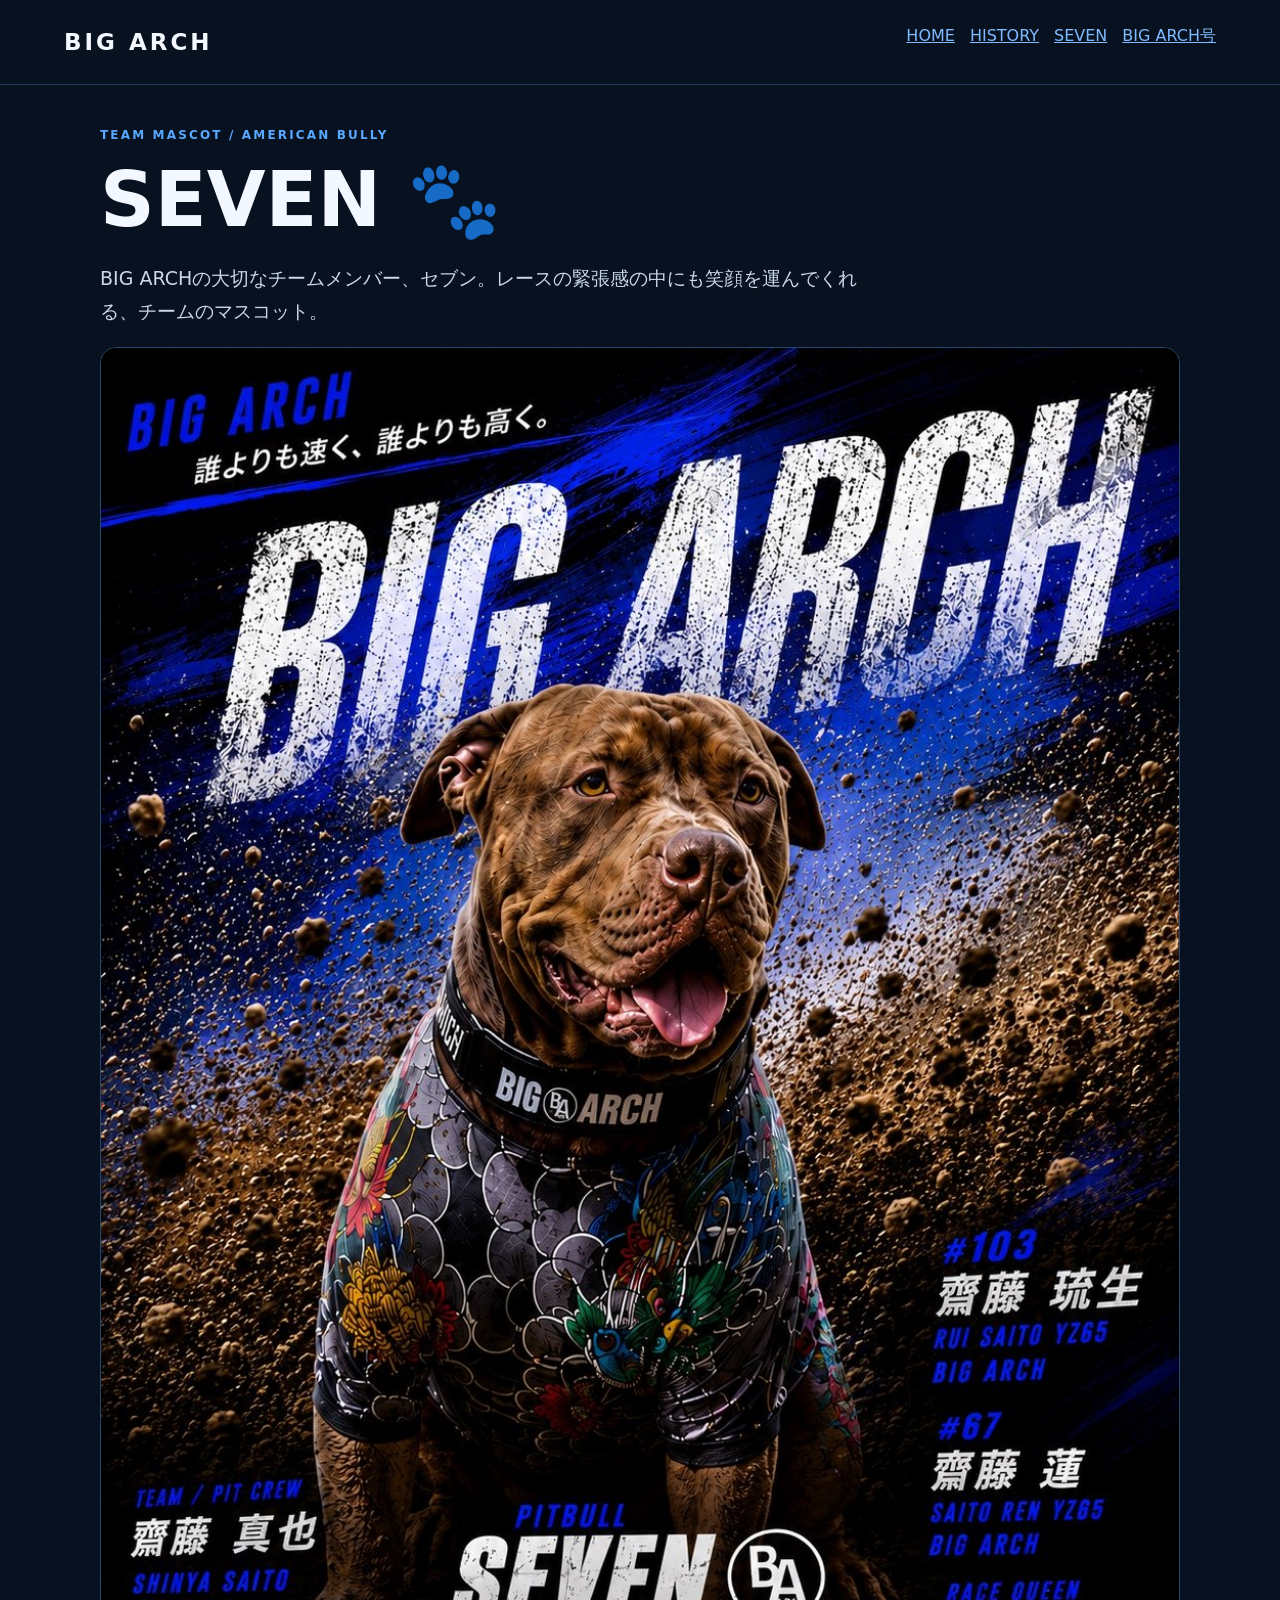
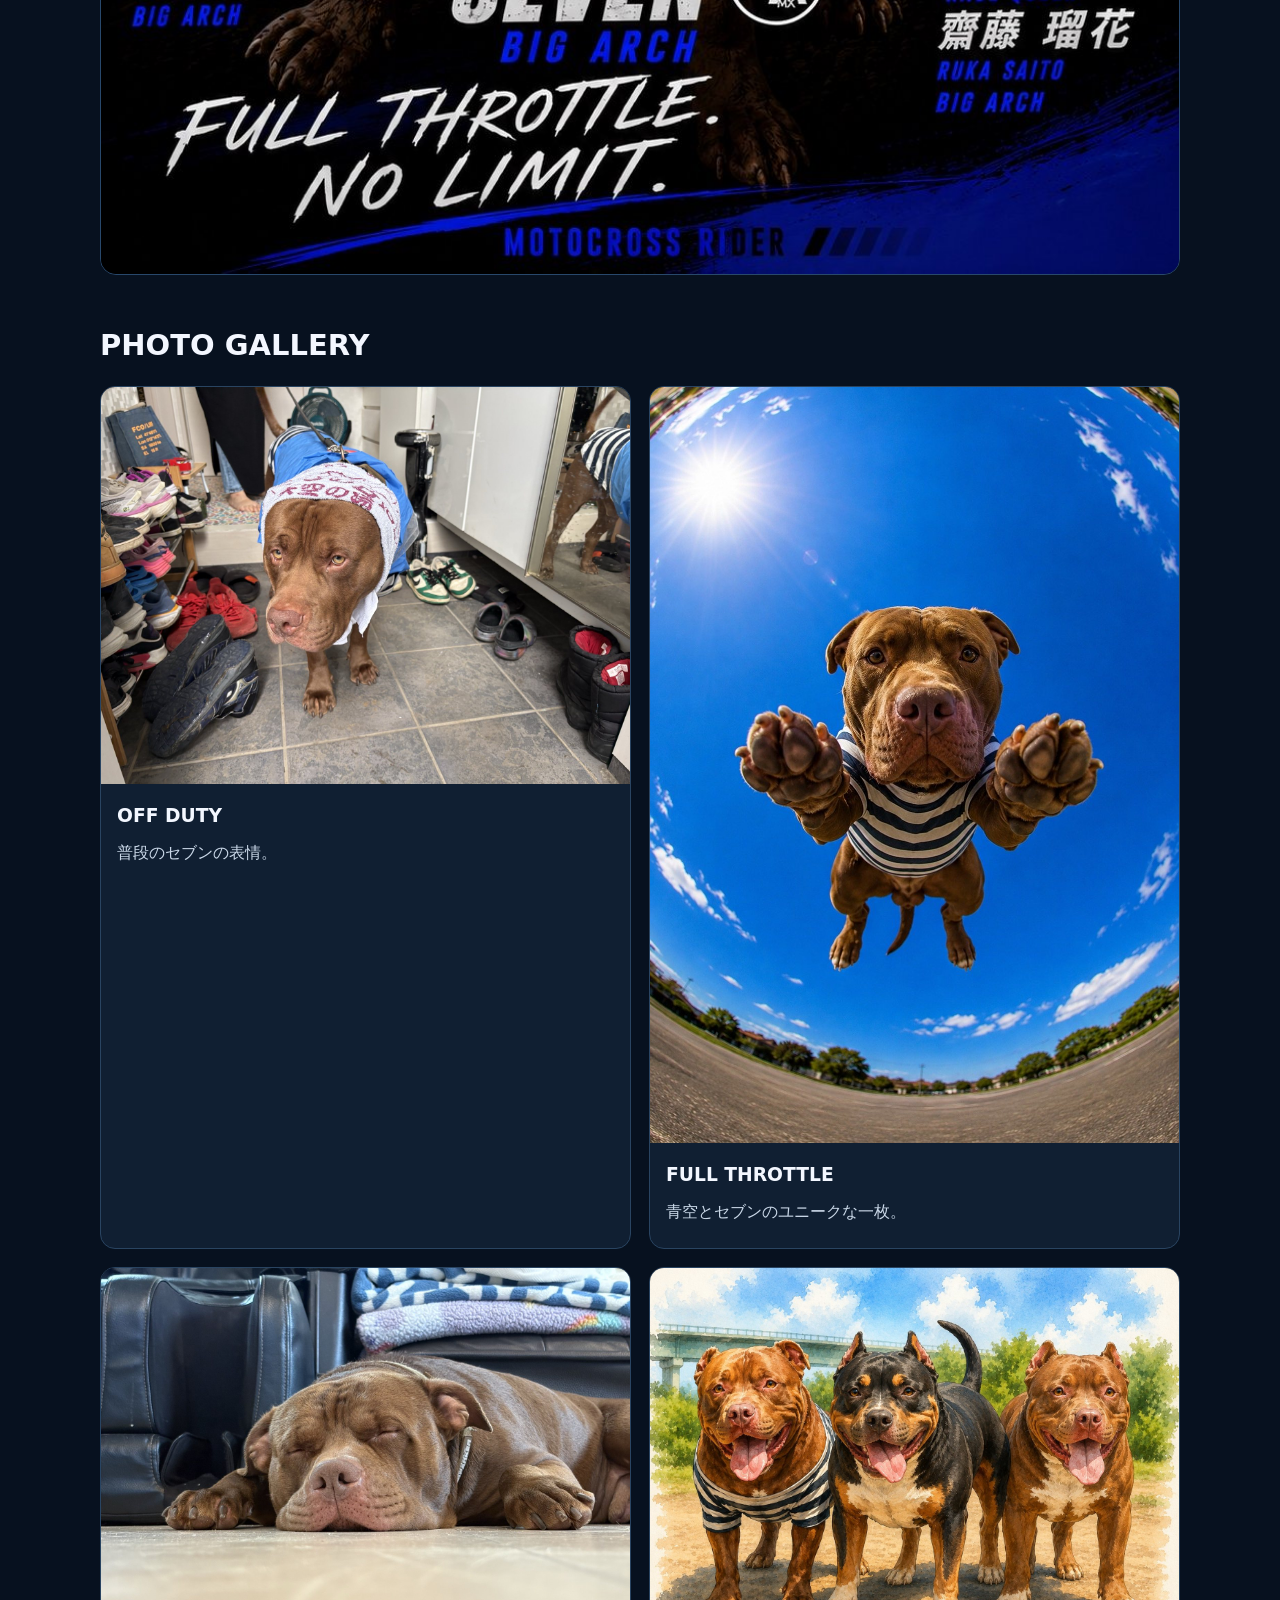
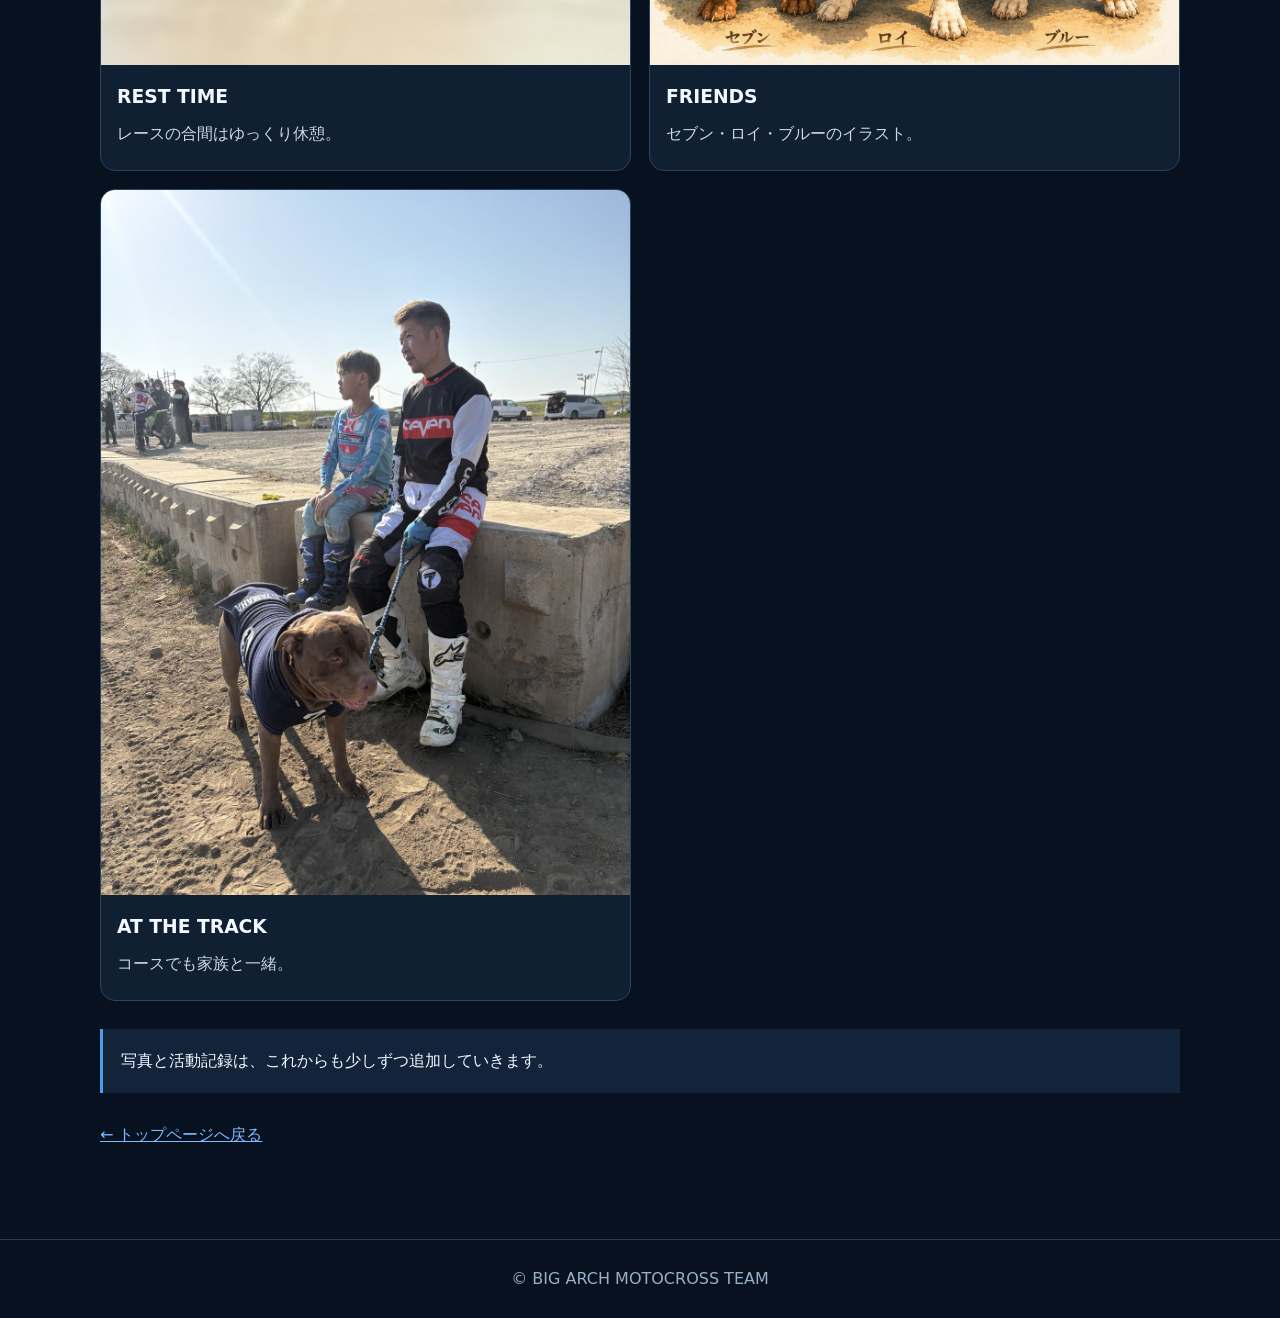
<file: seven.html>
<!doctype html><html lang="ja"><head><meta charset="utf-8"><meta name="viewport" content="width=device-width,initial-scale=1"><title>SEVEN 🐾 | BIG ARCH</title><link rel="stylesheet" href="team-life.css"></head><body><header><strong>BIG ARCH</strong><nav><a href="index.html">HOME</a><a href="history.html">HISTORY</a><a href="seven.html">SEVEN</a><a href="transporter.html">BIG ARCH号</a></nav></header><main><span class="tag">TEAM MASCOT / AMERICAN BULLY</span><h1>SEVEN 🐾</h1><p class="lead">BIG ARCHの大切なチームメンバー、セブン。レースの緊張感の中にも笑顔を運んでくれる、チームのマスコット。</p><img class="heroimg" src="seven-poster.jpg" alt="SEVEN 🐾"><h2>PHOTO GALLERY</h2><div class="grid"><article class="card"><img src="seven-home.jpg" alt="タオルを巻いたセブン" loading="lazy"><div><h3>OFF DUTY</h3><p>普段のセブンの表情。</p></div></article><article class="card"><img src="seven-sky.jpg" alt="青空の下のセブン" loading="lazy"><div><h3>FULL THROTTLE</h3><p>青空とセブンのユニークな一枚。</p></div></article><article class="card"><img src="seven-sleep.jpg" alt="眠っているセブン" loading="lazy"><div><h3>REST TIME</h3><p>レースの合間はゆっくり休憩。</p></div></article><article class="card"><img src="seven-friends.jpg" alt="セブン、ロイ、ブルーのイラスト" loading="lazy"><div><h3>FRIENDS</h3><p>セブン・ロイ・ブルーのイラスト。</p></div></article><article class="card"><img src="coach-seven.jpg" alt="コースで家族と一緒のセブン" loading="lazy"><div><h3>AT THE TRACK</h3><p>コースでも家族と一緒。</p></div></article></div><div class="notice">写真と活動記録は、これからも少しずつ追加していきます。</div><a href="index.html">← トップページへ戻る</a></main><footer>© BIG ARCH MOTOCROSS TEAM</footer></body></html>
</file>
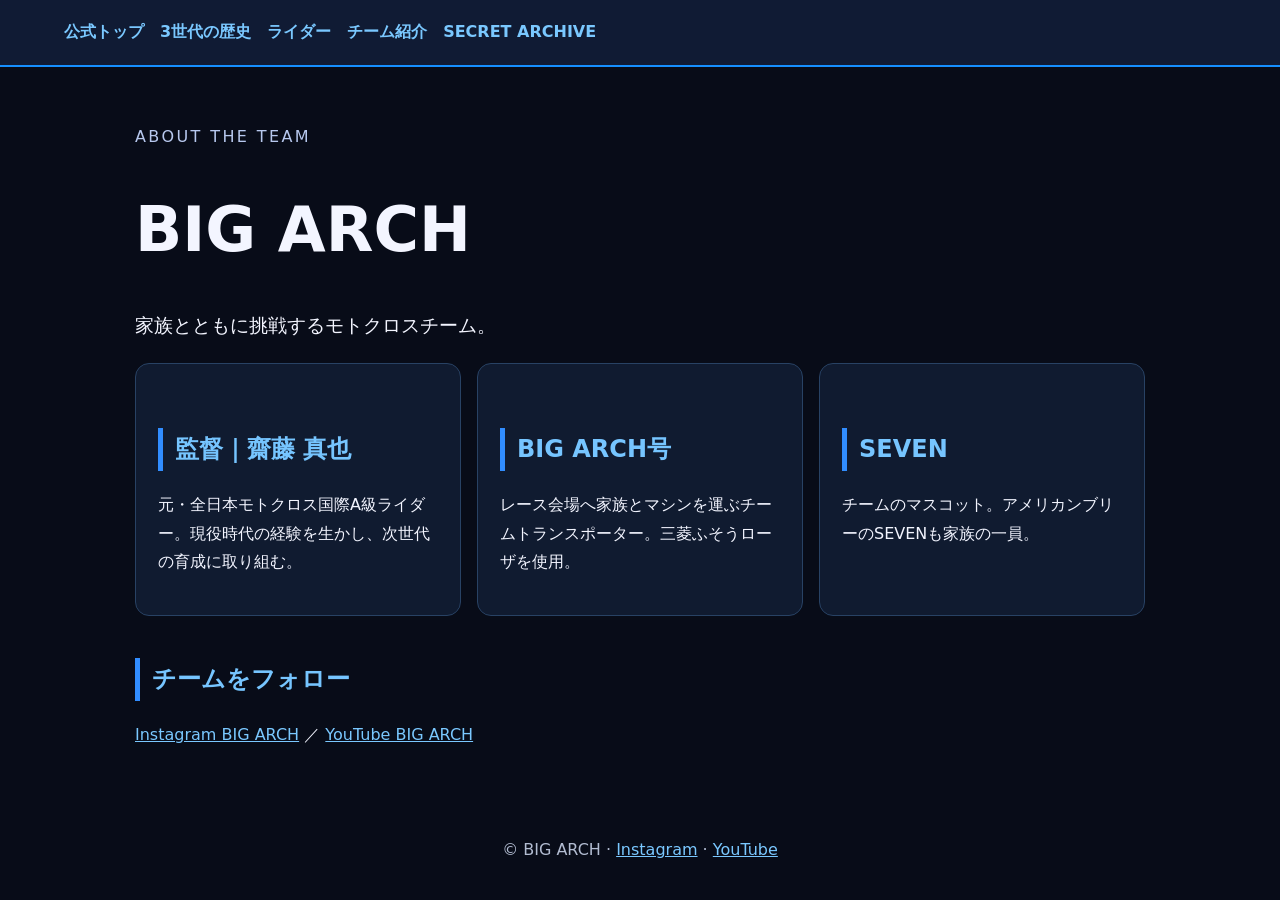
<file: team.html>
<!doctype html><html lang="ja"><head><meta charset="utf-8"><meta name="viewport" content="width=device-width,initial-scale=1"><meta name="description" content="BIG ARCH モトクロスチームの公式アーカイブ"><title>チーム紹介 | BIG ARCH</title><link rel="stylesheet" href="assets/style.css"></head><body><header><nav><a href="./">公式トップ</a><a href="history.html">3世代の歴史</a><a href="riders.html">ライダー</a><a href="team.html">チーム紹介</a><a href="secret.html">SECRET ARCHIVE</a></nav></header><main><p class="tag">ABOUT THE TEAM</p><h1>BIG ARCH</h1><p class="lead">家族とともに挑戦するモトクロスチーム。</p><div class="grid"><section class="card"><h2>監督｜齋藤 真也</h2><p>元・全日本モトクロス国際A級ライダー。現役時代の経験を生かし、次世代の育成に取り組む。</p></section><section class="card"><h2>BIG ARCH号</h2><p>レース会場へ家族とマシンを運ぶチームトランスポーター。三菱ふそうローザを使用。</p></section><section class="card"><h2>SEVEN</h2><p>チームのマスコット。アメリカンブリーのSEVENも家族の一員。</p></section></div><h2>チームをフォロー</h2><p><a href="https://www.instagram.com/big_arch_mx/">Instagram BIG ARCH</a> ／ <a href="https://www.youtube.com/@BIGARCH-pz4mp">YouTube BIG ARCH</a></p></main><footer>© BIG ARCH · <a href="https://www.instagram.com/big_arch_mx/">Instagram</a> · <a href="https://www.youtube.com/@BIGARCH-pz4mp">YouTube</a></footer></body></html>
</file>
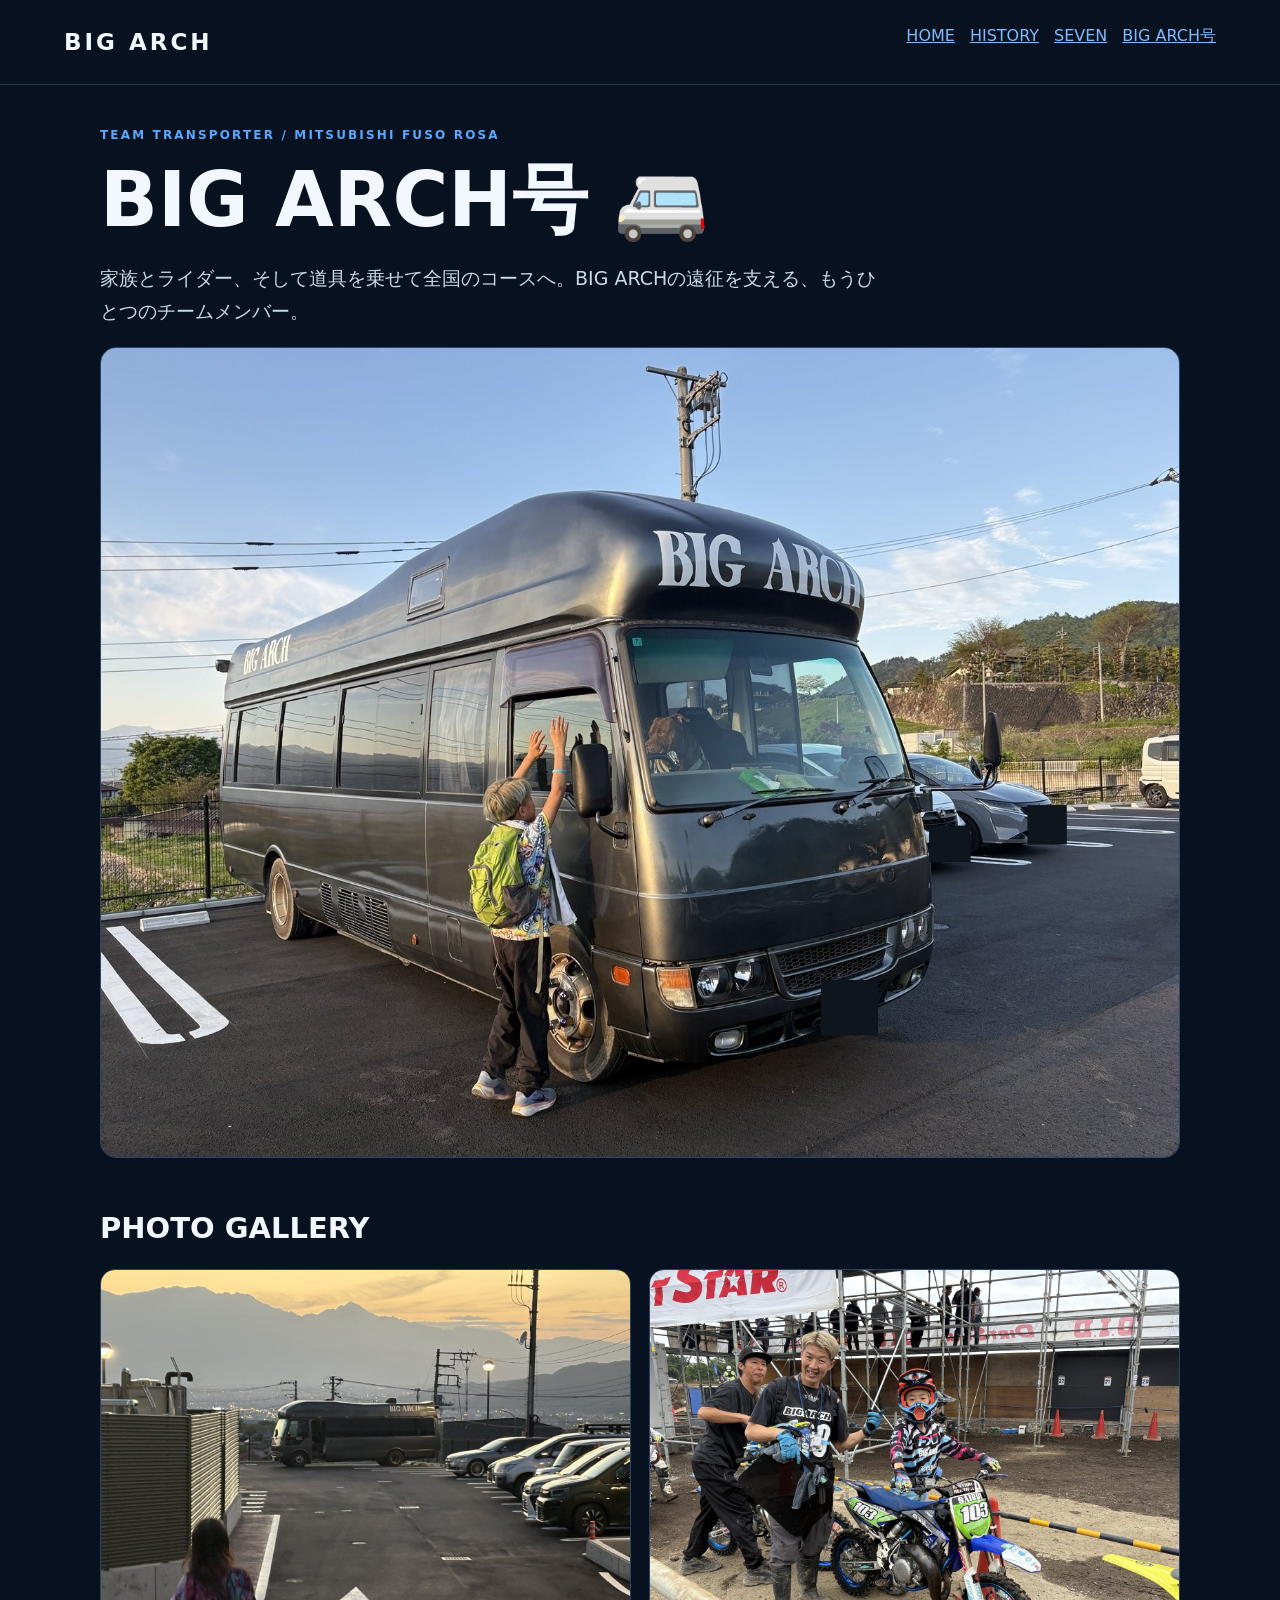
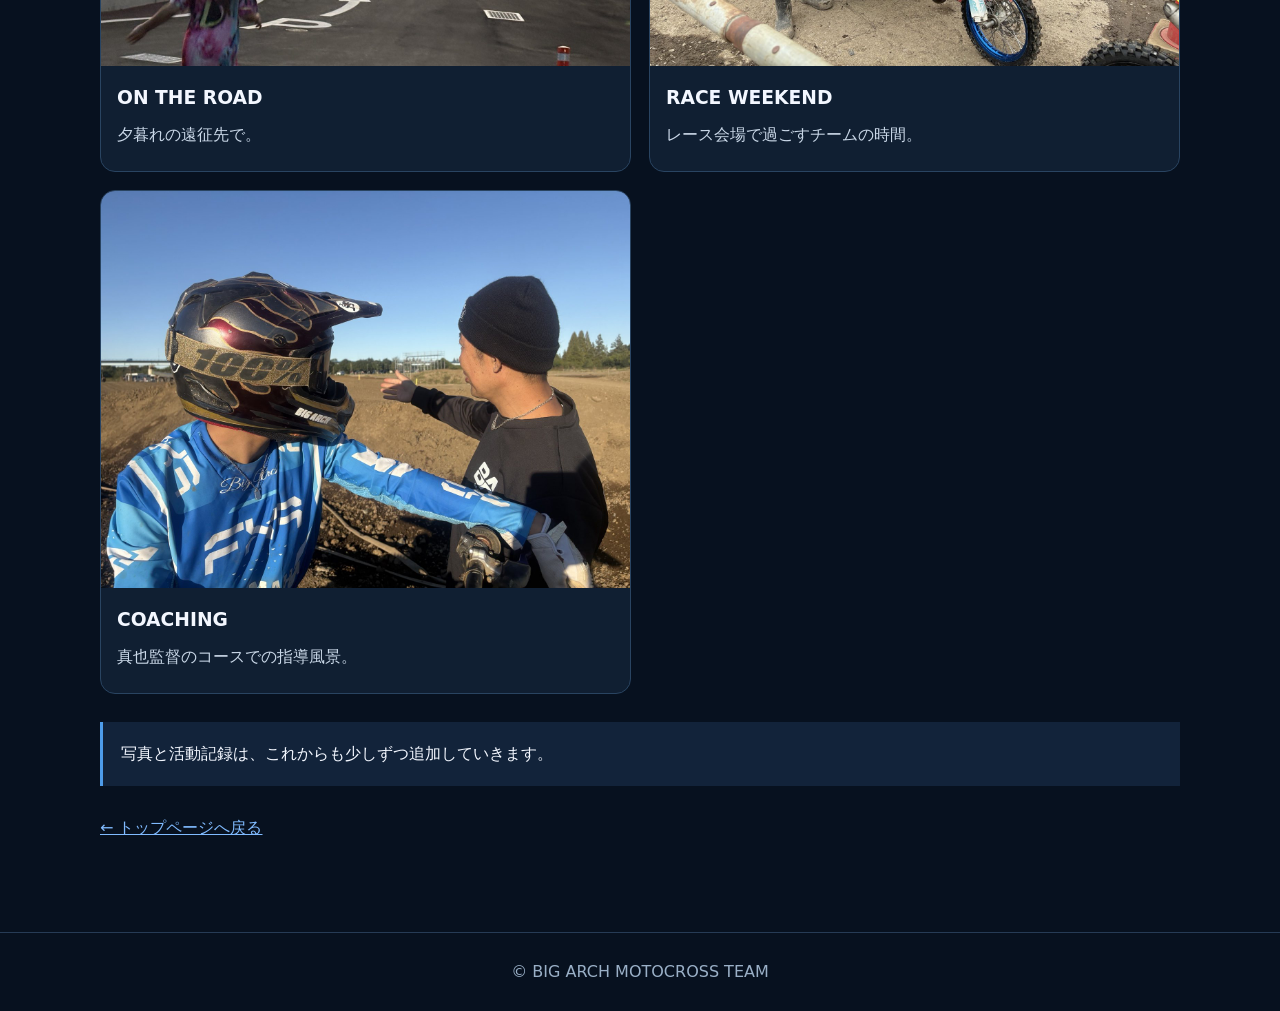
<file: transporter.html>
<!doctype html><html lang="ja"><head><meta charset="utf-8"><meta name="viewport" content="width=device-width,initial-scale=1"><title>BIG ARCH号 🚐 | BIG ARCH</title><link rel="stylesheet" href="team-life.css"></head><body><header><strong>BIG ARCH</strong><nav><a href="index.html">HOME</a><a href="history.html">HISTORY</a><a href="seven.html">SEVEN</a><a href="transporter.html">BIG ARCH号</a></nav></header><main><span class="tag">TEAM TRANSPORTER / MITSUBISHI FUSO ROSA</span><h1>BIG ARCH号 🚐</h1><p class="lead">家族とライダー、そして道具を乗せて全国のコースへ。BIG ARCHの遠征を支える、もうひとつのチームメンバー。</p><img class="heroimg" src="bigarch-bus.jpg" alt="BIG ARCH号 🚐"><h2>PHOTO GALLERY</h2><div class="grid"><article class="card"><img src="bigarch-bus-sunset.jpg" alt="夕暮れのBIG ARCH号" loading="lazy"><div><h3>ON THE ROAD</h3><p>夕暮れの遠征先で。</p></div></article><article class="card"><img src="coach-rui.jpg" alt="真也監督と琉生のレース現場" loading="lazy"><div><h3>RACE WEEKEND</h3><p>レース会場で過ごすチームの時間。</p></div></article><article class="card"><img src="coach-track.jpg" alt="コースでライダーを指導する真也監督" loading="lazy"><div><h3>COACHING</h3><p>真也監督のコースでの指導風景。</p></div></article></div><div class="notice">写真と活動記録は、これからも少しずつ追加していきます。</div><a href="index.html">← トップページへ戻る</a></main><footer>© BIG ARCH MOTOCROSS TEAM</footer></body></html>
</file>
<file: history.css>
*{box-sizing:border-box}html{scroll-behavior:smooth}body{margin:0;background:#08111f;color:#edf4ff;font-family:system-ui,-apple-system,"Noto Sans JP",sans-serif;line-height:1.8}a{color:#71b8ff}header{padding:20px max(5vw,20px);display:flex;justify-content:space-between;align-items:center;border-bottom:1px solid #24364b}header b{font-size:22px;letter-spacing:.12em}main{max-width:1120px;margin:auto;padding:20px 20px 80px}.hero{padding:75px 0 50px;background:radial-gradient(ellipse at 80% 20%,#183d69 0,transparent 65%)}.kicker{color:#64b5ff;letter-spacing:.2em;font-weight:700;font-size:12px}h1{font-size:clamp(42px,8vw,94px);line-height:1.06;letter-spacing:-.04em;margin:15px 0}h1 em{font-style:normal;color:#5eb1ff}.lead{max-width:730px;font-size:18px;color:#d1ddeb}.section-title{font-size:clamp(27px,4vw,44px);line-height:1.25;margin:55px 0 22px}.generations{display:grid;grid-template-columns:repeat(3,1fr);gap:14px}.generation,.stat,.entry{border:1px solid #25415e;background:#101e30;border-radius:16px;padding:22px}.generation small,.year{color:#65b4ff;font-weight:800;letter-spacing:.1em}.generation h3{margin:8px 0}.generation p,.entry p{color:#c3d1df}.timeline{display:grid;gap:22px}.entry{display:grid;grid-template-columns:1fr 1fr;gap:24px;align-items:center}.entry:nth-child(even) img{order:-1}.entry h3{font-size:25px;line-height:1.35;margin:6px 0}.entry img{width:100%;max-height:410px;object-fit:contain;border-radius:10px;background:#050a11}.entry small{color:#a5b9ca}.stats{display:grid;grid-template-columns:repeat(3,1fr);gap:12px}.stat strong{display:block;font-size:26px;color:#fff}.stat span{font-size:13px;color:#aec0d2}.note{border-left:3px solid #4b9fe9;padding:14px 18px;background:#132338;color:#c2d1e0;margin-top:30px}footer{border-top:1px solid #25415e;text-align:center;padding:30px;color:#8aa2b9}@media(max-width:720px){.generations,.stats{grid-template-columns:1fr}.entry{grid-template-columns:1fr}.entry:nth-child(even) img{order:initial}.hero{padding:45px 0}}
</file>
<file: style.css>
*{box-sizing:border-box}body{margin:0;background:#080c18;color:#f3f5ff;font-family:system-ui,-apple-system,sans-serif;line-height:1.8}header{background:#101b34;border-bottom:2px solid #168fff;padding:18px 5%}nav{display:flex;gap:16px;flex-wrap:wrap}a{color:#7ac8ff}nav a{font-weight:800;text-decoration:none}main{max-width:1050px;margin:auto;padding:40px 20px}h1{font-size:clamp(32px,6vw,62px);line-height:1.2}h2{color:#76c5ff;border-left:5px solid #318dff;padding-left:12px;margin-top:42px}.tag{color:#b7c8ee;letter-spacing:.15em}.lead{font-size:1.2rem}.grid{display:grid;grid-template-columns:repeat(auto-fit,minmax(230px,1fr));gap:16px}.card{padding:22px;border:1px solid #284264;background:#101b30;border-radius:14px}.card h3{margin-top:0}footer{text-align:center;padding:30px;color:#b2bcd1}img{max-width:100%;height:auto;border-radius:12px}.hero{background:linear-gradient(120deg,#1b1847,#091f37);padding:24px;border-radius:16px}.button{display:inline-block;background:#237ce6;color:white;padding:9px 18px;border-radius:8px;text-decoration:none;font-weight:700}.timeline li{padding:9px 0}small{color:#b2bdd0}
</file>
<file: assets/style.css>
*{box-sizing:border-box}body{margin:0;background:#080c18;color:#f3f5ff;font-family:system-ui,-apple-system,sans-serif;line-height:1.8}header{background:#101b34;border-bottom:2px solid #168fff;padding:18px 5%}nav{display:flex;gap:16px;flex-wrap:wrap}a{color:#7ac8ff}nav a{font-weight:800;text-decoration:none}main{max-width:1050px;margin:auto;padding:40px 20px}h1{font-size:clamp(32px,6vw,62px);line-height:1.2}h2{color:#76c5ff;border-left:5px solid #318dff;padding-left:12px;margin-top:42px}.tag{color:#b7c8ee;letter-spacing:.15em}.lead{font-size:1.2rem}.grid{display:grid;grid-template-columns:repeat(auto-fit,minmax(230px,1fr));gap:16px}.card{padding:22px;border:1px solid #284264;background:#101b30;border-radius:14px}.card h3{margin-top:0}footer{text-align:center;padding:30px;color:#b2bcd1}img{max-width:100%;height:auto;border-radius:12px}.hero{background:linear-gradient(120deg,#1b1847,#091f37);padding:24px;border-radius:16px}.button{display:inline-block;background:#237ce6;color:white;padding:9px 18px;border-radius:8px;text-decoration:none;font-weight:700}.timeline li{padding:9px 0}small{color:#b2bdd0}
</file>
<file: team-life.css>
*{box-sizing:border-box}body{margin:0;background:#07111f;color:#f3f7ff;font-family:system-ui,-apple-system,"Noto Sans JP",sans-serif;line-height:1.75}a{color:#80bbff}header{padding:22px 5%;display:flex;justify-content:space-between;gap:16px;flex-wrap:wrap;border-bottom:1px solid #243b58}header strong{font-size:23px;letter-spacing:.13em}nav{display:flex;gap:15px;flex-wrap:wrap}main{max-width:1120px;margin:auto;padding:35px 20px 90px}.tag{color:#58a8ff;font-size:12px;letter-spacing:.18em;font-weight:800}h1{font-size:clamp(38px,7vw,76px);line-height:1.1;margin:10px 0 20px}h2{font-size:29px;margin:45px 0 15px}p{color:#cad8e8}.lead{font-size:19px;max-width:780px}.heroimg{width:100%;height:auto;max-height:none;object-fit:contain;display:block;border-radius:16px;border:1px solid #28486b}.grid{display:grid;grid-template-columns:repeat(2,minmax(0,1fr));gap:18px}.card{background:#101f32;border:1px solid #294461;border-radius:15px;overflow:hidden}.card img{width:100%;height:auto;object-fit:contain;display:block;background:#060b12}.card div{padding:16px}.card h3{margin:0}.card p{margin:6px 0}.notice{padding:18px;border-left:3px solid #4e9ce9;background:#12233a;margin:28px 0}footer{padding:25px;text-align:center;border-top:1px solid #263b55;color:#9ab0c7}@media(max-width:650px){.grid{grid-template-columns:1fr}.card img{height:auto;max-height:420px;object-fit:contain;background:#060b12}}
</file>
